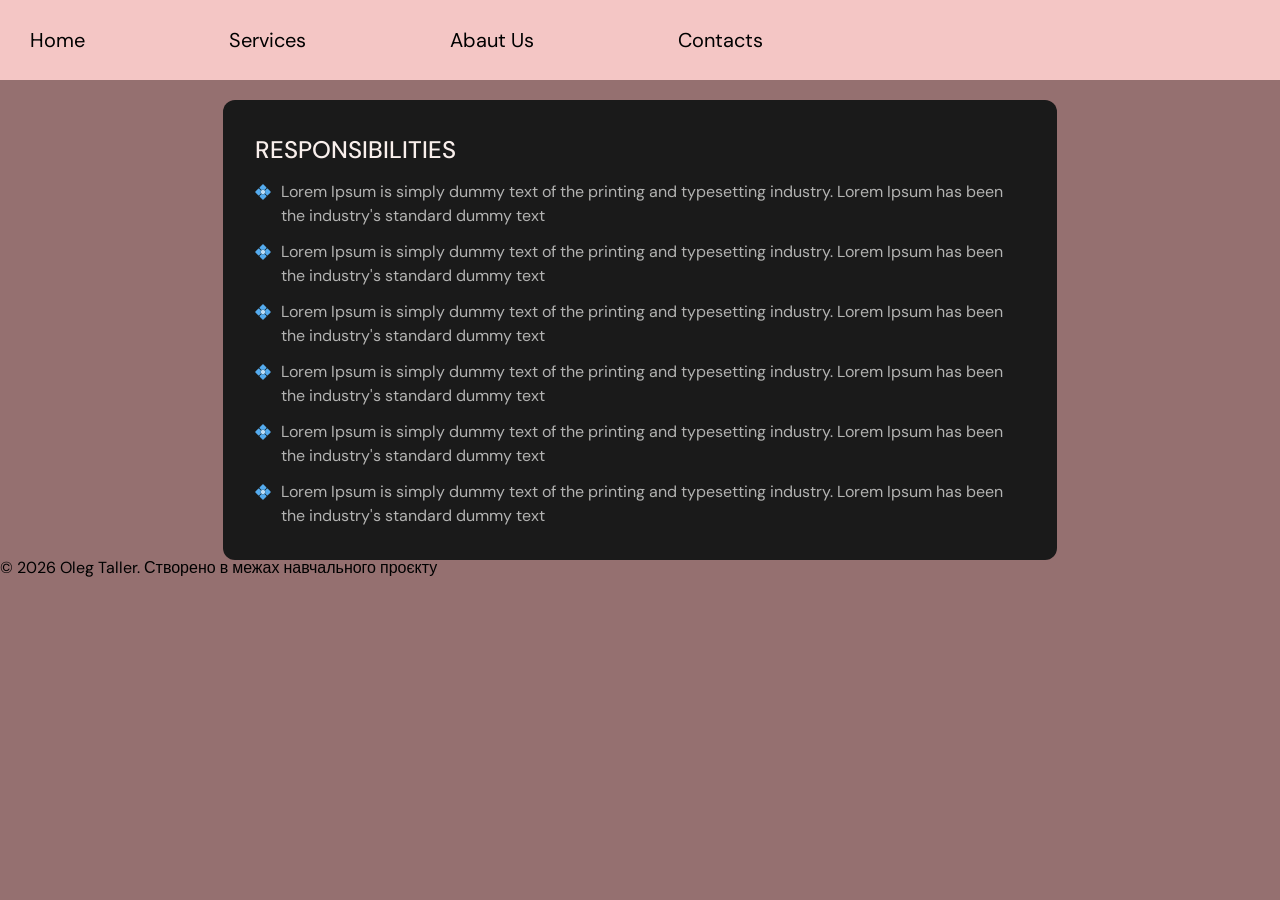
<file: lesson_10/index.html>
<!DOCTYPE html>
<html lang="en">

<head>
    <meta charset="UTF-8">
    <meta name="viewport" content="width=device-width, initial-scale=1.0">
    <link href="https://fonts.googleapis.com/css?family=Roboto+Flex:regular" rel="stylesheet">
    <link
        href="https://fonts.googleapis.com/css?family=Barlow:300,300italic,regular,italic,500,500italic,600,600italic,700,700italic,800,800italic,"
        rel="stylesheet">
    <link
        href="https://fonts.googleapis.com/css?family=Poppins:300,300italic,regular,italic,500,500italic,600,600italic,700,700italic,"
        rel="stylesheet">
    <link href="https://fonts.googleapis.com/css?family=DM+Sans:regular,700" rel="stylesheet">
    <link rel="stylesheet" href="css/fonts.css">
    <link rel="stylesheet" href="css/style.css">
    <link rel="stylesheet" href="css/reset.css">
    <title>lesson 10</title>
</head>

<body>
    <div class="wrapper">
        <header class="header">
            <div class="header__container">
                <div class="header__menu menu">
                    <ul class="menu__list">
                        <li class="menu__item">
                            <a href="#" class="menu__link">Home</a>
                        </li>
                        <li class="menu__item">
                            <a href="#" class="menu__link">Services</a>
                            <ul class="menu__submenu submenu">
                                <li class="submenu__item">
                                    <a href="#" class="submenu__link">search</a>
                                    <ul class="submenu__subitems">
                                        <li class="submenu__subitem">
                                            <a href="#" class="submenu__sublink">foto</a>
                                        </li>
                                        <li class="submenu__subitem">
                                            <a href="#" class="submenu__sublink">work</a>
                                        </li>
                                    </ul>
                                </li>
                                <li class="submenu__item">
                                    <a href="#" class="submenu__link">article</a>
                                </li>
       
                            </ul>
                        </li>
                        <li class="menu__item">
                            <a href="#" class="menu__link">Abaut Us</a>
                        </li>
                        <li class="menu__item">
                            <a href="#" class="menu__link">Contacts</a>
                        </li>
                    </ul>
                </div>
            </div>

        </header>
        <main class="page">
            <div class="catalyst">
                <div class="catalyst__container">
                    <div class="catalyst__item">
                        <h1 class="catalyst__title">Responsibilities</h1>
                        <ul class="catalyst__list">
                            <li>Lorem Ipsum is simply dummy text of the printing and typesetting industry. Lorem Ipsum
                                has been the industry's standard dummy text</li>
                            <li>Lorem Ipsum is simply dummy text of the printing and typesetting industry. Lorem Ipsum
                                has been the industry's standard dummy text</li>
                            <li>Lorem Ipsum is simply dummy text of the printing and typesetting industry. Lorem Ipsum
                                has been the industry's standard dummy text</li>
                            <li>Lorem Ipsum is simply dummy text of the printing and typesetting industry. Lorem Ipsum
                                has been the industry's standard dummy text</li>
                            <li>Lorem Ipsum is simply dummy text of the printing and typesetting industry. Lorem Ipsum
                                has been the industry's standard dummy text</li>
                            <li>Lorem Ipsum is simply dummy text of the printing and typesetting industry. Lorem Ipsum
                                has been the industry's standard dummy text</li>
                        </ul>
                    </div>
                </div>
            </div>

        </main>
    </div>
    <footer class="footer">
    <p>
        © 2026 Oleg Taller. Створено в межах навчального проєкту
    </p>
</footer>

</body>


</html>
</file>
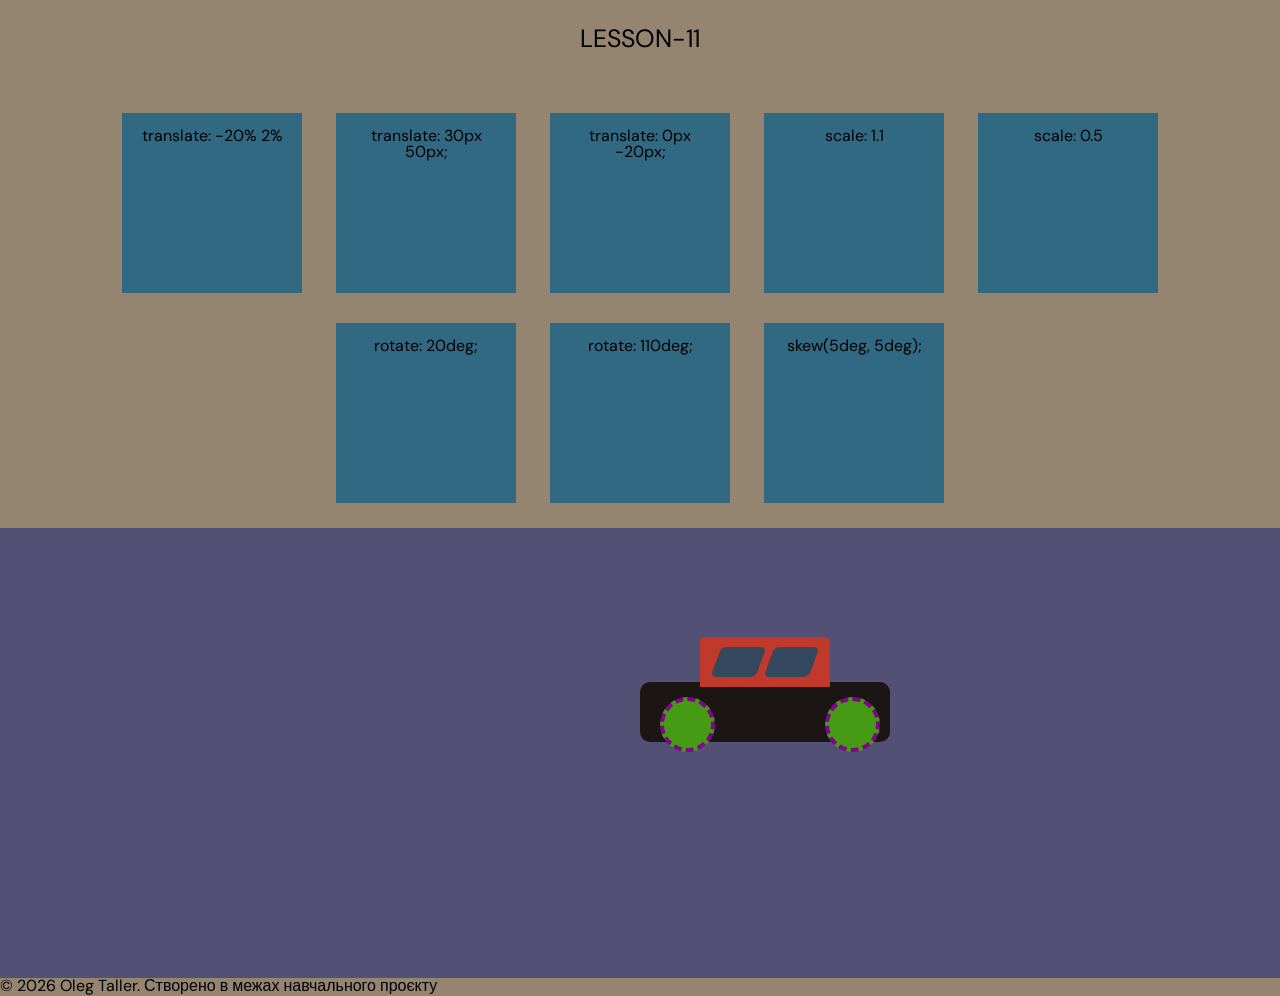
<file: lesson_11/index.html>
<!DOCTYPE html>
<html lang="en">

<head>
    <meta charset="UTF-8">
    <meta name="viewport" content="width=device-width, initial-scale=1.0">
    <link href="https://fonts.googleapis.com/css?family=Roboto+Flex:regular" rel="stylesheet">
    <link
        href="https://fonts.googleapis.com/css?family=Barlow:300,300italic,regular,italic,500,500italic,600,600italic,700,700italic,800,800italic,"
        rel="stylesheet">
    <link
        href="https://fonts.googleapis.com/css?family=Poppins:300,300italic,regular,italic,500,500italic,600,600italic,700,700italic,"
        rel="stylesheet">
    <link href="https://fonts.googleapis.com/css?family=DM+Sans:regular,700" rel="stylesheet">
    <link rel="stylesheet" href="css/fonts.css">
    <link rel="stylesheet" href="css/style.css">
    <link rel="stylesheet" href="css/reset.css">
    <title>lesson 11</title>
</head>
<body>
<header class="header">
    <div class="header__container">
        <h1 class="header__title">Lesson-11</h1>
    </div>
</header>
<main class="page">
    <div class="page__container">
        <ul class="page__content">
            <li class="page__item page__item--t1">
                <div class="page__box">translate: -20% 2%</div>
            </li>
            <li class="page__item page__item--t2">
                <div class="page__box">translate: 30px 50px;</div>
            </li>
            <li class="page__item page__item--t3"> 
                <div class="page__box">translate:  0px -20px;</div>
            </li>
            <li class="page__item page__item--s1"> 
                <div class="page__box">scale: 1.1</div>
            </li>
            <li class="page__item page__item--s2"> 
                <div class="page__box">scale: 0.5</div>
            </li>
            <li class="page__item page__item--r1">
                <div class="page__box">rotate: 20deg;</div>
            </li>
            <li class="page__item page__item--r2"> 
              <div class="page__box">rotate: 110deg;</div>  
            </li>
            <li class="page__item page__item--sk1"> 
                <div class="page__box">skew(5deg, 5deg);</div>  
            </li>
        </ul>
    </div>
    <div class="auto">
        <div class="auto__container">
<div class="car">
    <div class="car__body">
        <div class="car__cabin">
            <div class="car__window"></div>
            <div class="car__window"></div>

        </div>
        <div class="car__wheel car__wheel--left"></div>
        <div class="car__wheel car__wheel--right"></div>
    </div>
</div>
        </div>
    </div>
</main>

   
    <footer class="footer">
    <p>
        © 2026 Oleg Taller. Створено в межах навчального проєкту
    </p>
</footer>

</body>


</html>
</file>
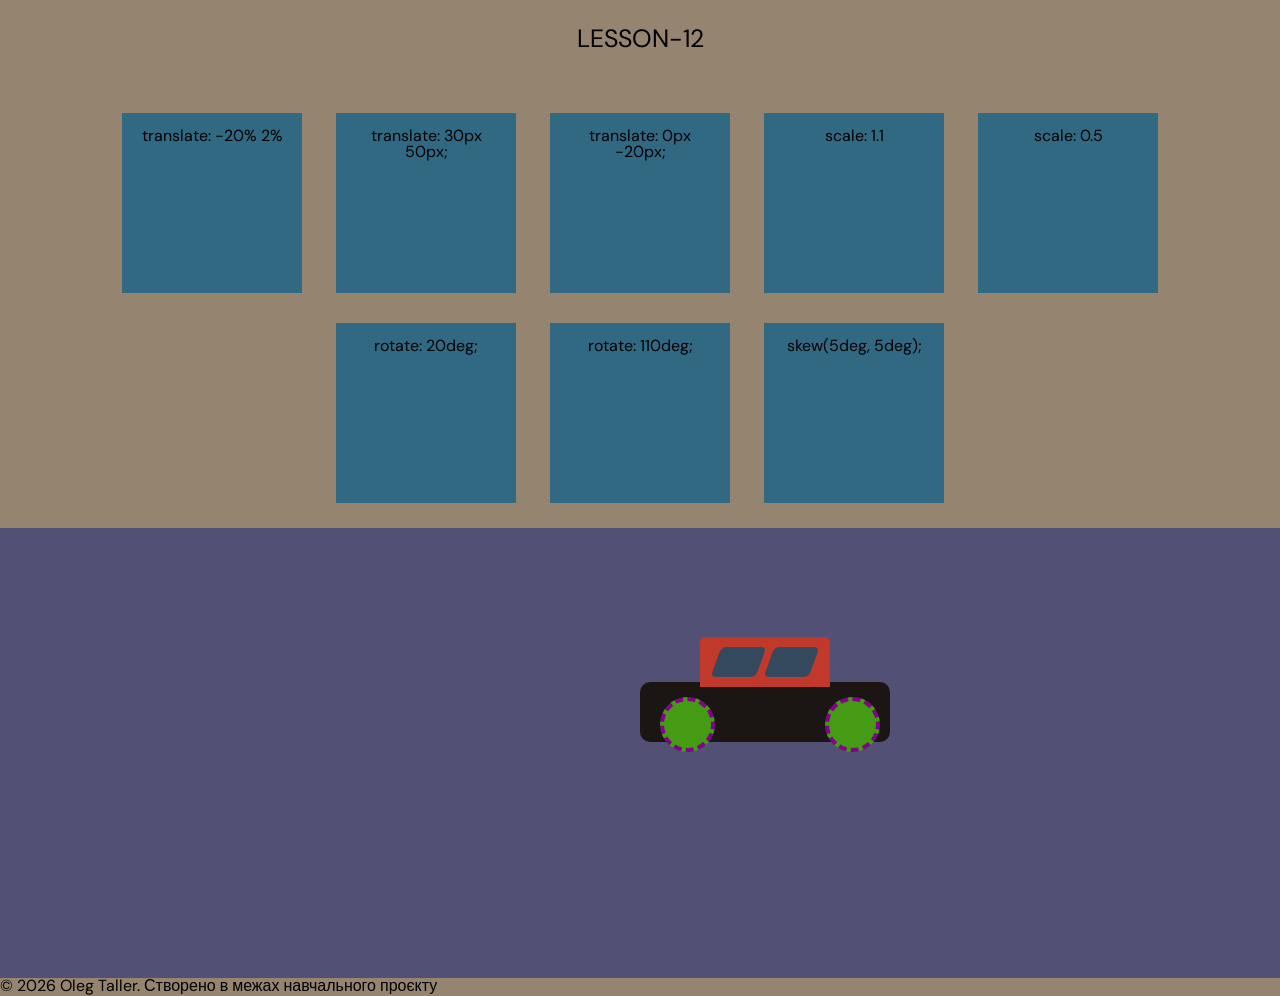
<file: Lesson_12/index.html>
<!DOCTYPE html>
<html lang="en">

<head>
    <meta charset="UTF-8">
    <meta name="viewport" content="width=device-width, initial-scale=1.0">
    <link href="https://fonts.googleapis.com/css?family=Roboto+Flex:regular" rel="stylesheet">
    <link
        href="https://fonts.googleapis.com/css?family=Barlow:300,300italic,regular,italic,500,500italic,600,600italic,700,700italic,800,800italic,"
        rel="stylesheet">
    <link
        href="https://fonts.googleapis.com/css?family=Poppins:300,300italic,regular,italic,500,500italic,600,600italic,700,700italic,"
        rel="stylesheet">
    <link href="https://fonts.googleapis.com/css?family=DM+Sans:regular,700" rel="stylesheet">
    <link rel="stylesheet" href="css/fonts.css">
    <link rel="stylesheet" href="css/style.css">
    <link rel="stylesheet" href="css/reset.css">
    <title>lesson 12</title>
</head>
<body>
<header class="header">
    <div class="header__container">
        <h1 class="header__title">Lesson-12</h1>
    </div>
</header>
<main class="page">
    <div class="page__container">
        <ul class="page__content">
            <li class="page__item page__item--t1">
                <div class="page__box">translate: -20% 2%</div>
            </li>
            <li class="page__item page__item--t2">
                <div class="page__box">translate: 30px 50px;</div>
            </li>
            <li class="page__item page__item--t3"> 
                <div class="page__box">translate:  0px -20px;</div>
            </li>
            <li class="page__item page__item--s1"> 
                <div class="page__box">scale: 1.1</div>
            </li>
            <li class="page__item page__item--s2"> 
                <div class="page__box">scale: 0.5</div>
            </li>
            <li class="page__item page__item--r1">
                <div class="page__box">rotate: 20deg;</div>
            </li>
            <li class="page__item page__item--r2"> 
              <div class="page__box">rotate: 110deg;</div>  
            </li>
            <li class="page__item page__item--sk1"> 
                <div class="page__box">skew(5deg, 5deg);</div>  
            </li>
        </ul>
    </div>
    <div class="auto">
        <div class="auto__container">
<div class="car">
    <div class="car__body">
        <div class="car__cabin">
            <div class="car__window"></div>
            <div class="car__window"></div>

        </div>
        <div class="car__wheel car__wheel--left"></div>
        <div class="car__wheel car__wheel--right"></div>
    </div>
</div>
        </div>
    </div>
</main>

   
    <footer class="footer">
    <p>
        © 2026 Oleg Taller. Створено в межах навчального проєкту
    </p>
</footer>

</body>


</html>
</file>
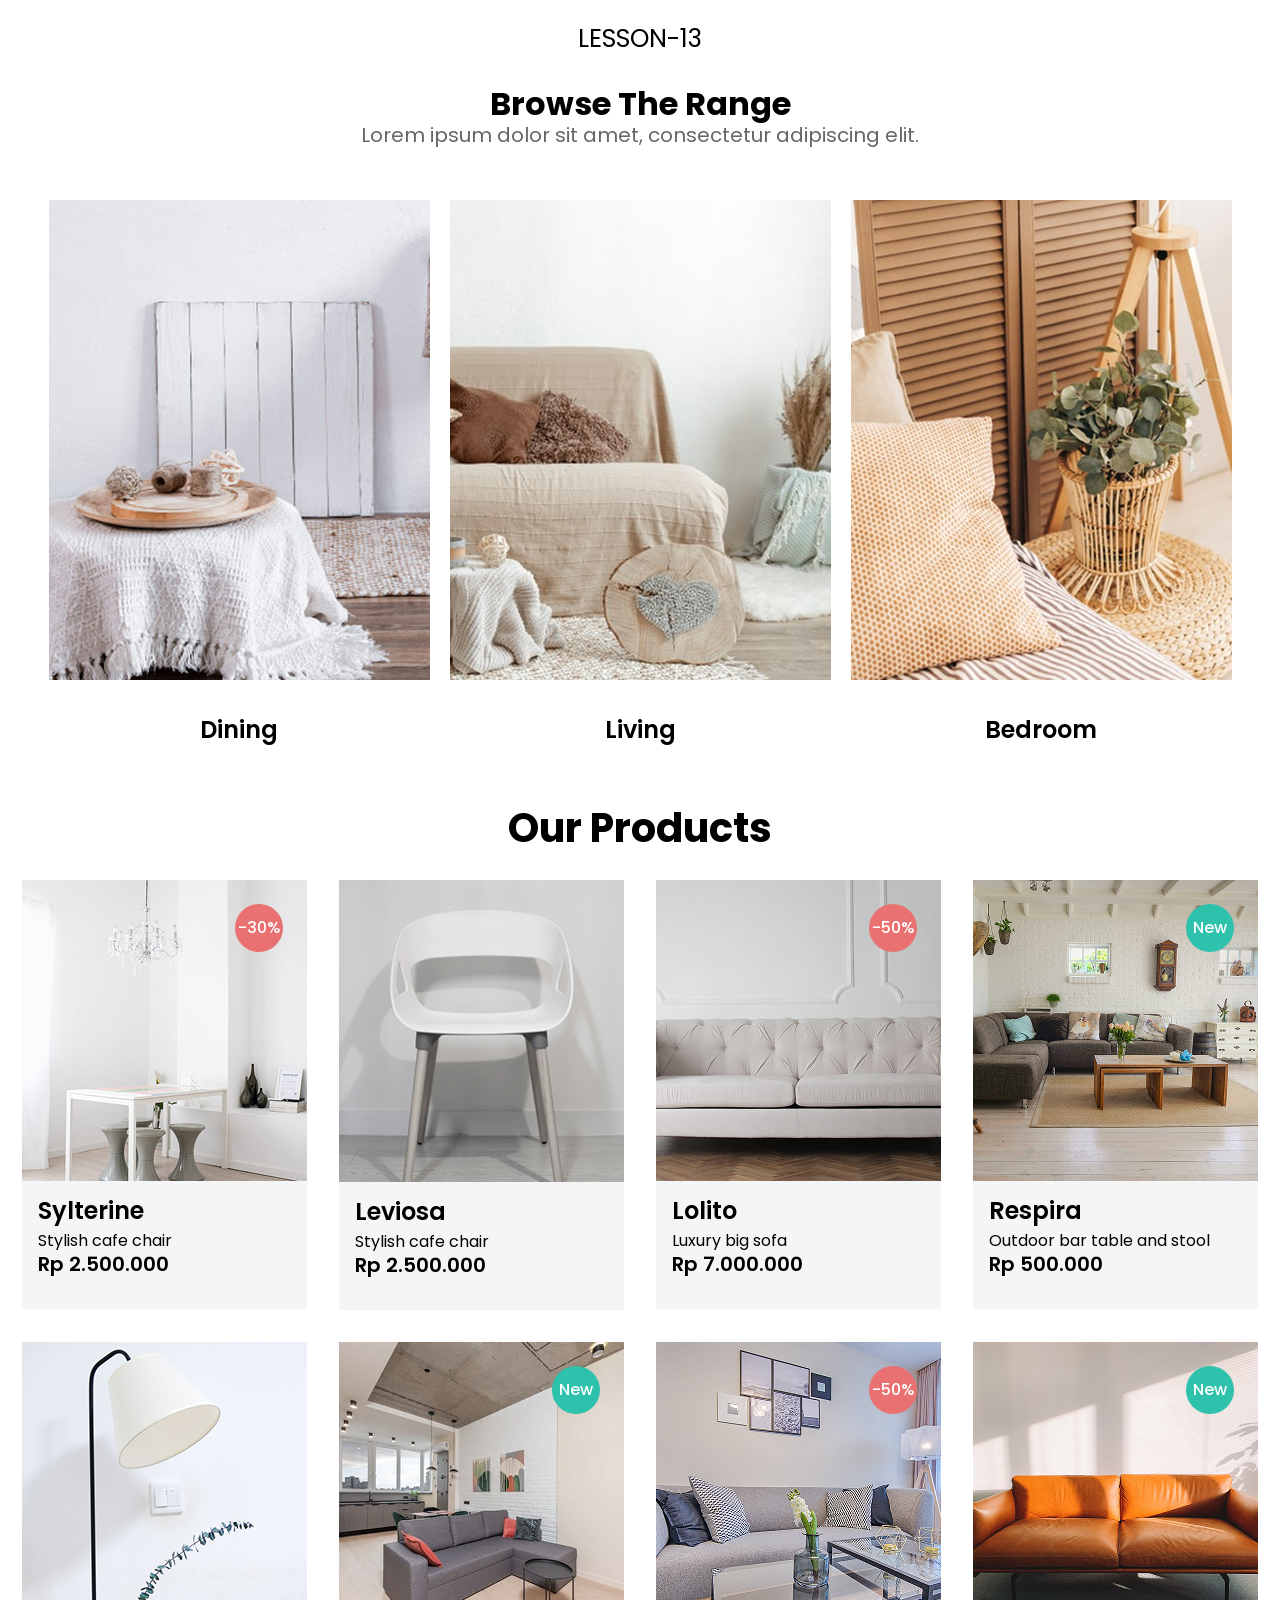
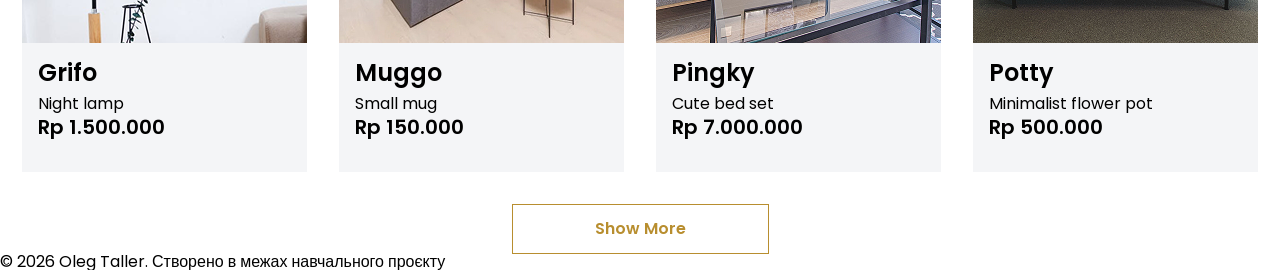
<file: lesson_13/index.html>
<!DOCTYPE html>
<html lang="en">

<head>
    <meta charset="UTF-8">
    <meta name="viewport" content="width=device-width, initial-scale=1.0">
    <link href="https://fonts.googleapis.com/css?family=Roboto+Flex:regular" rel="stylesheet">
    <link
        href="https://fonts.googleapis.com/css?family=Barlow:300,300italic,regular,italic,500,500italic,600,600italic,700,700italic,800,800italic,"
        rel="stylesheet">
    <link
        href="https://fonts.googleapis.com/css?family=Poppins:300,300italic,regular,italic,500,500italic,600,600italic,700,700italic,"
        rel="stylesheet">
    <link href="https://fonts.googleapis.com/css?family=DM+Sans:regular,700" rel="stylesheet">
    <link rel="stylesheet" href="css/fonts.css">
    <link rel="stylesheet" href="css/style.css">
    <link rel="stylesheet" href="css/reset.css">
    <title>lesson 13</title>
</head>

<body>
    <div class="wrapper">
        <header class="header">
            <div class="header__container">
                <h1 class="header__title">Lesson-13</h1>
            </div>
        </header>
        <main class="page">
            <div class="furniro-categories">
                <div class="furniro__browse-the-range browse-the-range">
                    <div class="browse-the-range__container">
                        <div class="browse-the-range__header">
                            <div class="browse-the-range__title">Browse The Range</div>
                            <p>Lorem ipsum dolor sit amet, consectetur adipiscing elit.</p>
                        </div>
                        <ul class="browse-the-range__items">
                            <li class="browse-the-range__item">
                                <a href="#" class="browse-the-range__link">
                                    <div class="browse-the-range__img">
                                        <img src="img/Dining.jpg" alt="dining">
                                    </div>
                                    <h2 class="browse-the-range__label">Dining</h2>
                                </a>
                            </li>
                            <li class="browse-the-range__item">
                                <a href="#" class="browse-the-range__link">
                                    <div class="browse-the-range__img">
                                        <img src="img/Livivng.jpg" alt="living">
                                    </div>
                                    <h2 class="browse-the-range__label">Living</h2>
                                </a>
                            </li>
                            <li class="browse-the-range__item">
                                <a href="#" class="browse-the-range__link">
                                    <div class="browse-the-range__img">
                                        <img src="img/Bedroom.jpg" alt="bedroom">
                                    </div>
                                    <h2 class="browse-the-range__label">Bedroom</h2>
                                </a>
                            </li>
                        </ul>
                    </div>
                </div>
            </div>

            <div class="furniro__products products ">
                <div class="products__container">
                    <h2 class="products__title">Our Products</h2>
                    <ul class="products__items">
                        <li class="products__card card">
                            <div class="card__label card__label--discount">-30%</div>
                            <div class="card__action action">
                                <div class="action__btn">
                                    <a href="#">Add to cart</a>
                                </div>
                                <div class="action__buttons">
                                    <a href="#" class="action__share">share</a>
                                    <a href="#" class="action__compare">compare</a>
                                    <a href="#" class="action__like">like</a>
                                </div>
                            </div>
                            <div class="card__img">
                                <img src="img/syltherine.jpg" alt="sylterine">
                            </div>
                            <div class="card__content">
                                <h3 class="card__title">Sylterine</h3>
                                <p class="card__description">Stylish cafe chair</p>
                                <div class="card__price">Rp 2.500.000</div>
                            </div>
                        </li>
                        <li class="products__card card">
                            
                            <div class="card__action action">
                                <div class="action__btn">
                                    <a href="#">Add to cart</a>
                                </div>
                                <div class="action__buttons">
                                    <a href="#" class="action__share">share</a>
                                    <a href="#" class="action__compare">compare</a>
                                    <a href="#" class="action__like">like</a>
                                </div>
                            </div>
                            <div class="card__img">
                                <img src="img/leviosa.png" alt="leviosa">
                            </div>
                            <div class="card__content">
                                <h3 class="card__title">Leviosa</h3>
                                <p class="card__description">Stylish cafe chair</p>
                                <div class="card__price">Rp 2.500.000</div>
                            </div>
                        </li>
                        <li class="products__card card">
                            <div class="card__label card__label--discount">-50%</div>
                            <div class="card__action action">
                                <div class="action__btn">
                                    <a href="#">Add to cart</a>
                                </div>
                                <div class="action__buttons">
                                    <a href="#" class="action__share">share</a>
                                    <a href="#" class="action__compare">compare</a>
                                    <a href="#" class="action__like">like</a>
                                </div>
                            </div>
                            <div class="card__img">
                                <img src="img/lolito.jpg" alt="lolito">
                            </div>
                            <div class="card__content">
                                <h3 class="card__title">Lolito</h3>
                                <p class="card__description">Luxury big sofa</p>
                                <div class="card__price">Rp 7.000.000</div>
                            </div>
                        </li>
                        <li class="products__card card">
                            <div class="card__label card__label--new">New</div>
                            <div class="card__action action">
                                <div class="action__btn">
                                    <a href="#">Add to cart</a>
                                </div>
                                <div class="action__buttons">
                                    <a href="#" class="action__share">share</a>
                                    <a href="#" class="action__compare">compare</a>
                                    <a href="#" class="action__like">like</a>
                                </div>
                            </div>
                            <div class="card__img">
                                <img src="img/repira.jpg" alt="respira">
                            </div>
                            <div class="card__content">
                                <h3 class="card__title">Respira</h3>
                                <p class="card__description">Outdoor bar table and stool</p>
                                <div class="card__price">Rp 500.000</div>
                            </div>
                        </li>
                        <li class="products__card card">
                            
                            <div class="card__action action">
                                <div class="action__btn">
                                    <a href="#">Add to cart</a>
                                </div>
                                <div class="action__buttons">
                                    <a href="#" class="action__share">share</a>
                                    <a href="#" class="action__compare">compare</a>
                                    <a href="#" class="action__like">like</a>
                                </div>
                            </div>
                            <div class="card__img">
                                <img src="img/grifo.png" alt="grifo">
                            </div>
                            <div class="card__content">
                                <h3 class="card__title">Grifo</h3>
                                <p class="card__description">Night lamp</p>
                                <div class="card__price">Rp 1.500.000</div>
                            </div>
                        </li>
                        <li class="products__card card">
                            <div class="card__label card__label--new">New</div>
                            <div class="card__action action">
                                <div class="action__btn">
                                    <a href="#">Add to cart</a>
                                </div>
                                <div class="action__buttons">
                                    <a href="#" class="action__share">share</a>
                                    <a href="#" class="action__compare">compare</a>
                                    <a href="#" class="action__like">like</a>
                                </div>
                            </div>
                            <div class="card__img">
                                <img src="img/muggo.jpg" alt="muggo">
                            </div>
                            <div class="card__content">
                                <h3 class="card__title">Muggo</h3>
                                <p class="card__description">Small mug</p>
                                <div class="card__price">Rp 150.000</div>
                            </div>
                        </li>
                        <li class="products__card card">
                            <div class="card__label card__label--discount">-50%</div>
                            <div class="card__action action">
                                <div class="action__btn">
                                    <a href="#">Add to cart</a>
                                </div>
                                <div class="action__buttons">
                                    <a href="#" class="action__share">share</a>
                                    <a href="#" class="action__compare">compare</a>
                                    <a href="#" class="action__like">like</a>
                                </div>
                            </div>
                            <div class="card__img">
                                <img src="img/pingky.jpg" alt="pingky">
                            </div>
                            <div class="card__content">
                                <h3 class="card__title">Pingky</h3>
                                <p class="card__description">Cute bed set</p>
                                <div class="card__price">Rp 7.000.000</div>
                            </div>
                        </li>
                        <li class="products__card card">
                            <div class="card__label card__label--new">New</div>
                            <div class="card__action action">
                                <div class="action__btn">
                                    <a href="#">Add to cart</a>
                                </div>
                                <div class="action__buttons">
                                    <a href="#" class="action__share">share</a>
                                    <a href="#" class="action__compare">compare</a>
                                    <a href="#" class="action__like">like</a>
                                </div>
                            </div>
                            <div class="card__img">
                                <img src="img/pootty.jpg" alt="potty">
                            </div>
                            <div class="card__content">
                                <h3 class="card__title">Potty</h3>
                                <p class="card__description">Minimalist flower pot</p>
                                <div class="card__price">Rp 500.000</div>
                            </div>
                        </li>
                    </ul>
                    <div class="products__button">
                        <a href="#">Show More</a>
                    </div>
                </div>
            </div>



        </main>


        <footer class="footer">
            <p>
                © 2026 Oleg Taller. Створено в межах навчального проєкту
            </p>
        </footer>
    </div>
</body>


</html>
</file>
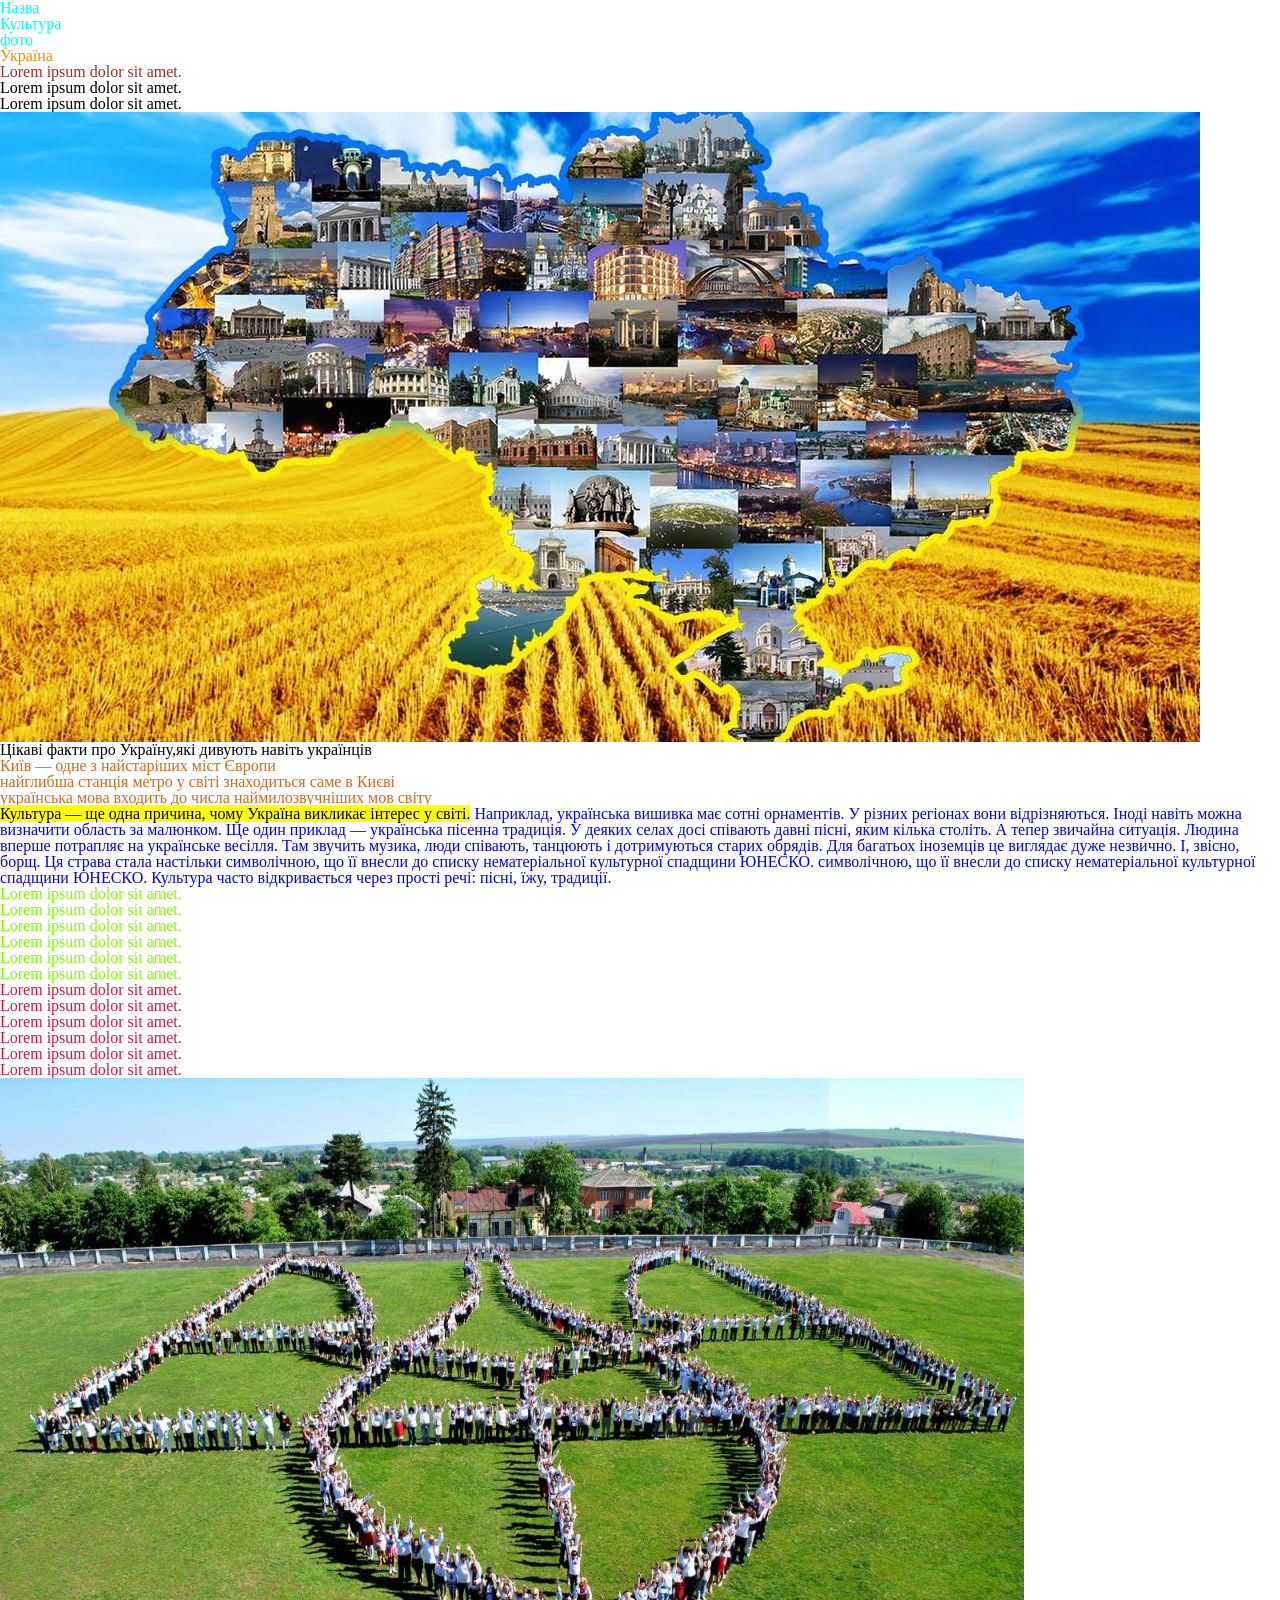
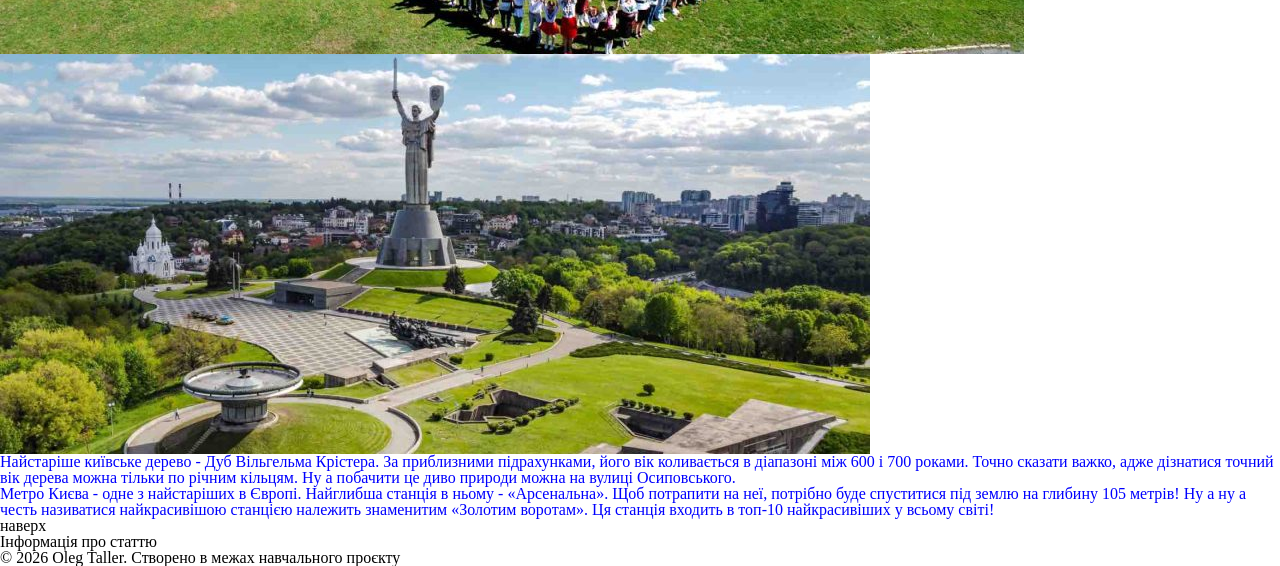
<file: lesson_3/index.html>
<!DOCTYPE html>
<html lang="en">

<head>
    <meta charset="UTF-8">
    <meta name="viewport" content="width=device-width, initial-scale=1.0">
     
    <link rel="stylesheet" href="css/style.css">
    <link rel="stylesheet" href="css/reset.css">
    <title>lesson 3</title>
</head>

<body>
    <header>
        <ul class="list">
            <li>Назва</li>
            <li>Культура</li>
            <li>фото</li>
        </ul>
    </header>
    <main>
        <h1 id="top">Україна</h1>
        <p>Lorem ipsum dolor sit amet.</p>
        <p>Lorem ipsum dolor sit amet.</p>
        <p>Lorem ipsum dolor sit amet.</p>
        <img src="img/ukraine.jpg" alt="Україна">
        <h2>Цікаві факти про Україну,які дивують навіть українців</h2>
        <ol>
            <li>Київ — одне з найстаріших міст Європи</li>
            <li>найглибша станція метро у світі знаходиться саме в Києві</li>
            <li>українська мова входить до числа наймилозвучніших мов світу</li>
        </ol>
        <p>
            <mark>Культура — ще одна причина, чому Україна викликає інтерес у світі.</mark> Наприклад, українська
            вишивка має сотні
            орнаментів. У різних регіонах вони відрізняються. Іноді навіть можна визначити область за малюнком. Ще один
            приклад — українська пісенна традиція. У деяких селах досі співають давні пісні, яким кілька століть. А
            тепер звичайна ситуація. Людина вперше потрапляє на українське весілля. Там звучить музика, люди співають,
            танцюють і дотримуються старих обрядів. Для багатьох іноземців це виглядає дуже незвично. І, звісно, борщ.
            Ця страва стала настільки символічною, що її внесли до списку нематеріальної культурної спадщини ЮНЕСКО.
            символічною, що її внесли до списку нематеріальної культурної спадщини ЮНЕСКО. Культура часто відкривається
            через прості речі: пісні, їжу, традиції.
        </p>
        <div class="item">
            <p>Lorem ipsum dolor sit amet.</p>
            <p>Lorem ipsum dolor sit amet.</p>
            <p>Lorem ipsum dolor sit amet.</p>
            </div>
            <div class="text">
                <p>Lorem ipsum dolor sit amet.</p>
                <p>Lorem ipsum dolor sit amet.</p>
                <p>Lorem ipsum dolor sit amet.</p>
            </div>
            <div class="content">
                <p>Lorem ipsum dolor sit amet.</p>
                <p>Lorem ipsum dolor sit amet.</p>
                <p>Lorem ipsum dolor sit amet.</p>
            </div>
            <div class="cont">
                <p>Lorem ipsum dolor sit amet.</p>
                <p>Lorem ipsum dolor sit amet.</p>
                <p>Lorem ipsum dolor sit amet.</p>
            </div>
        
        <div class="gallery">
            <img src="img/ukr1.jpg" alt="picture">
            <img src="img/ukr2.jpg" alt="picture">
        </div>
        <p class="wood">
            Найстаріше київське дерево - Дуб Вільгельма Крістера. За приблизними підрахунками, його вік коливається в
            діапазоні між 600 і 700 роками. Точно сказати важко, адже дізнатися точний вік дерева можна тільки по річним
            кільцям. Ну а побачити це диво природи можна на вулиці Осиповського.
        </p>
        <p class="subway">
            Метро Києва - одне з найстаріших в Європі. Найглибша станція в ньому - «Арсенальна». Щоб потрапити на неї,
            потрібно буде спуститися під землю на глибину 105 метрів! Ну а ну а честь називатися найкрасивішою станцією
            належить знаменитим «Золотим воротам». Ця станція входить в топ-10 найкрасивіших у всьому світі!
        </p>
        <a href="#top">наверх</a>
    </main>
    <footer>
        <h3>Інформація про статтю</h3>
        <p>© 2026 Oleg Taller. Створено в межах навчального проєкту</p>
    </footer>

</body>

</html>
</file>
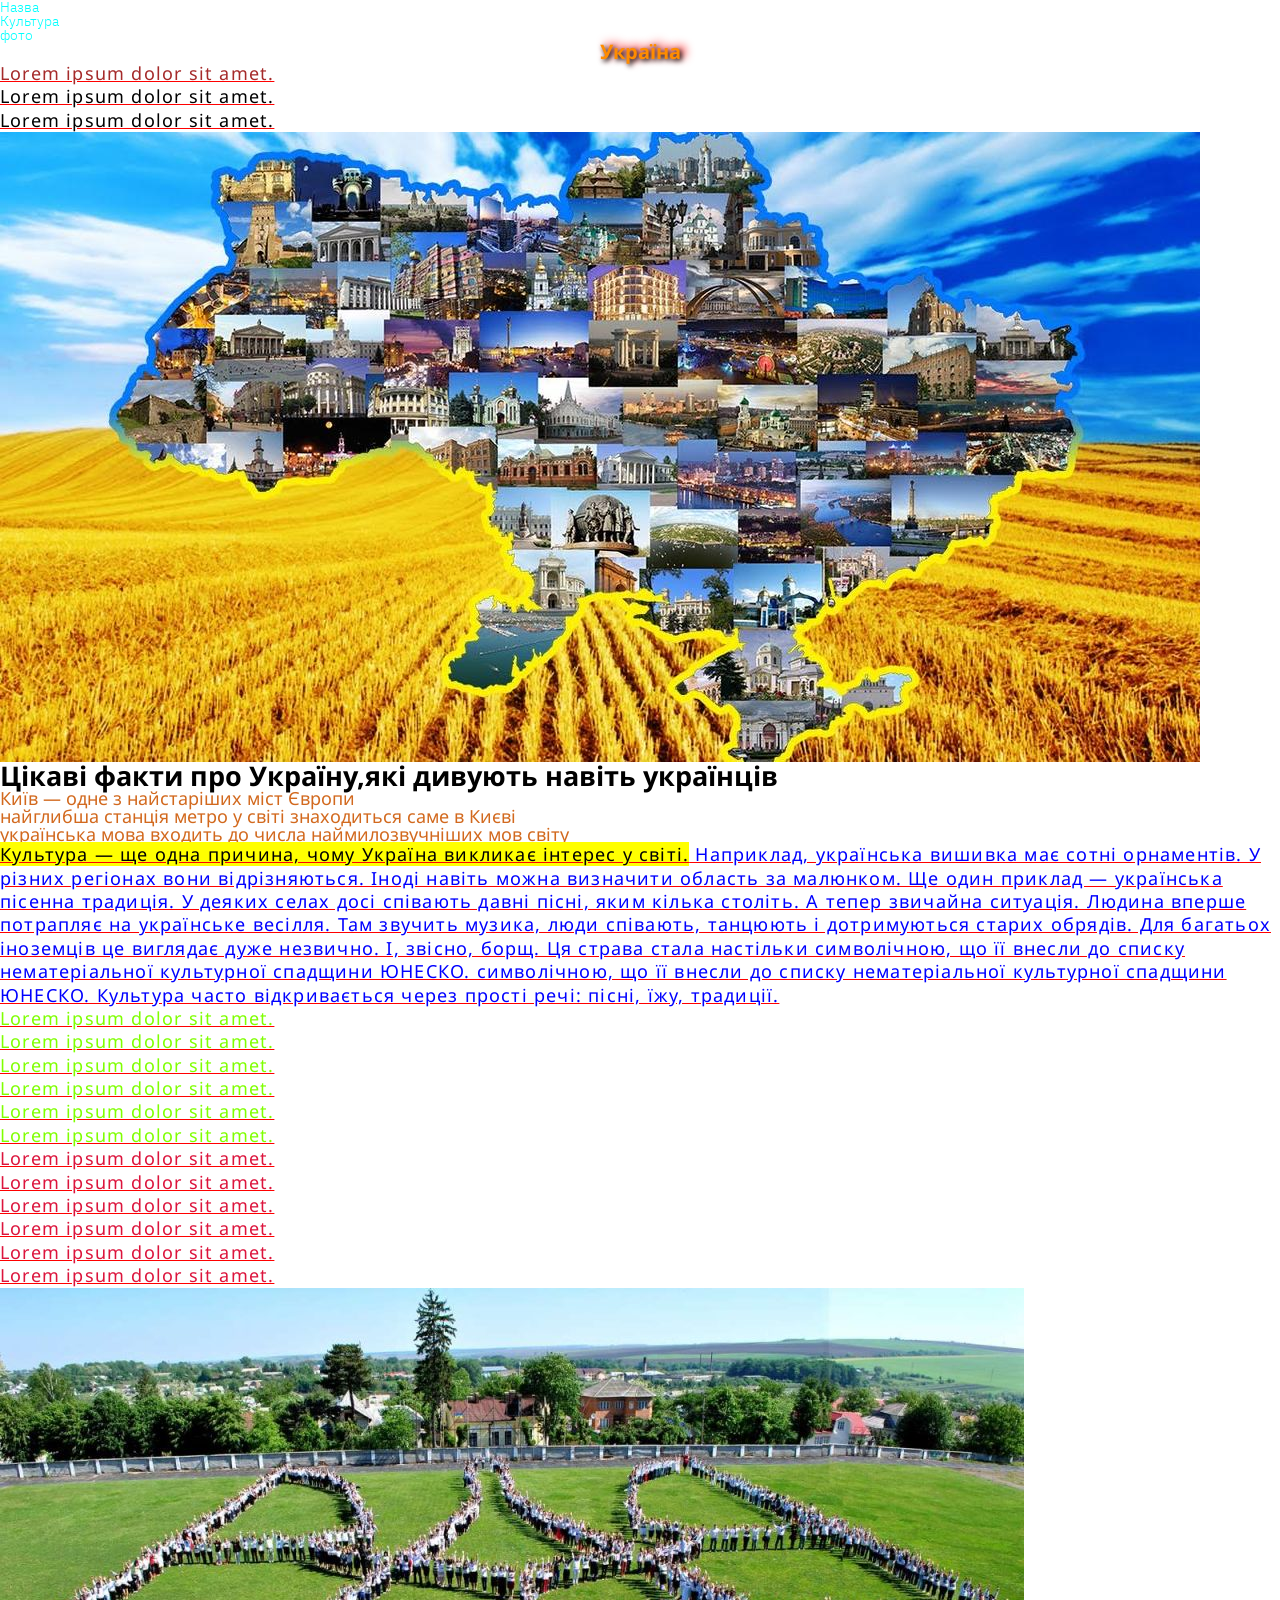
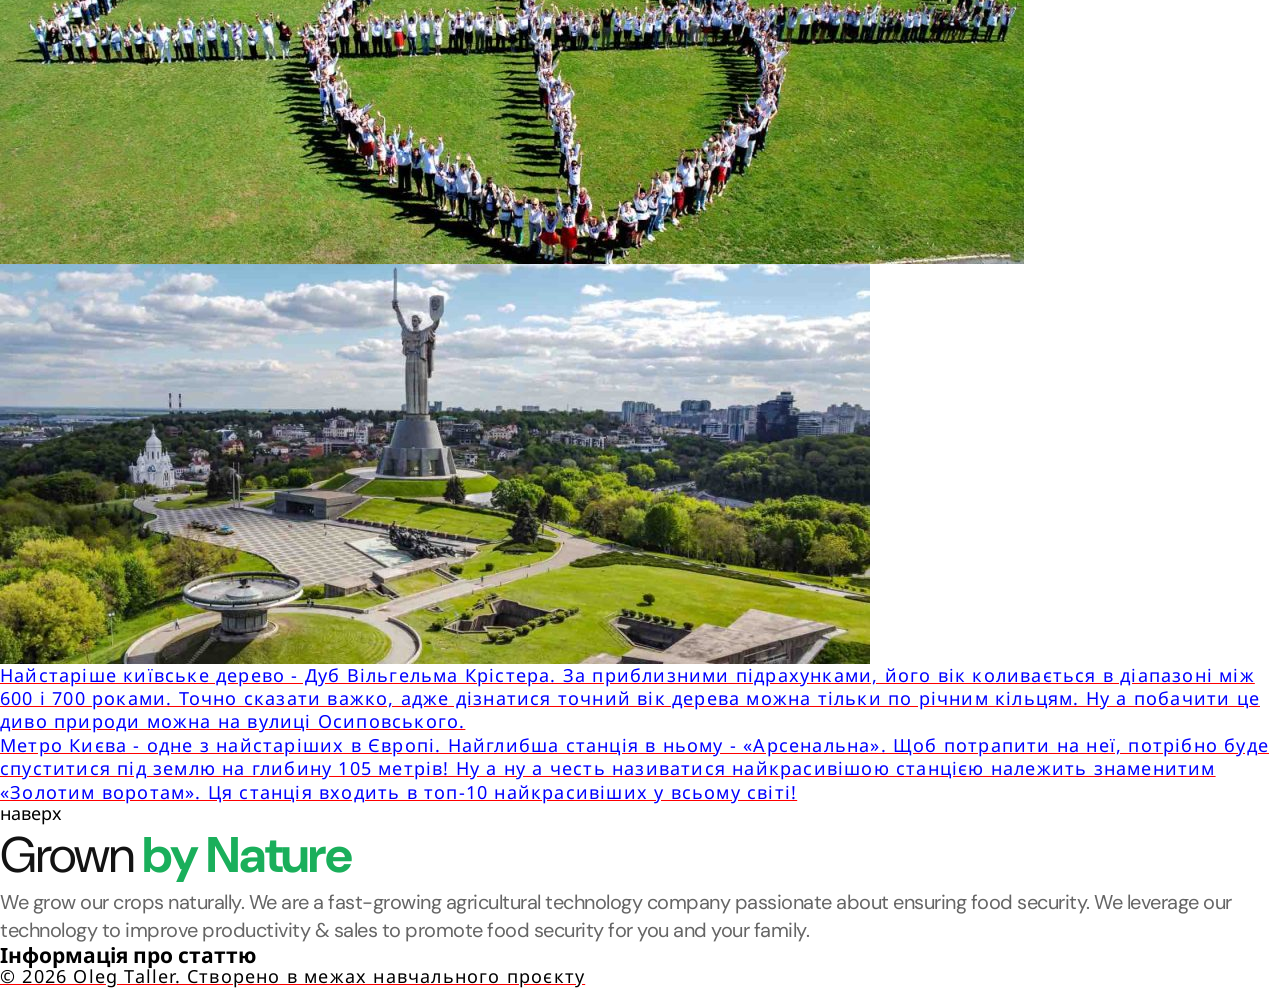
<file: lesson_4/index.html>
<!DOCTYPE html>
<html lang="uk">

<head>
    <meta charset="UTF-8">
    <meta name="viewport" content="width=device-width, initial-scale=1.0">
    <link href="https://fonts.googleapis.com/css?family=DM+Sans:regular,700" rel="stylesheet">
    <link rel="stylesheet" href="css/fonts.css">
    <link rel="stylesheet" href="css/style.css">
    <link rel="stylesheet" href="css/reset.css">
    <title>lesson 4</title>
</head>

<body>
    <header>
        <ul class="list">
            <li>Назва</li>
            <li>Культура</li>
            <li>фото</li>
        </ul>
    </header>
    <main>

        <h1 id="top">Україна</h1>
        <p>Lorem ipsum dolor sit amet.</p>
        <p>Lorem ipsum dolor sit amet.</p>
        <p>Lorem ipsum dolor sit amet.</p>
        <img src="img/ukraine.jpg" alt="Україна">
        <h2>Цікаві факти про Україну,які дивують навіть українців</h2>
        <ol>
            <li>Київ — одне з найстаріших міст Європи</li>
            <li>найглибша станція метро у світі знаходиться саме в Києві</li>
            <li>українська мова входить до числа наймилозвучніших мов світу</li>
        </ol>
        <p>
            <mark>Культура — ще одна причина, чому Україна викликає інтерес у світі.</mark> Наприклад, українська
            вишивка має сотні
            орнаментів. У різних регіонах вони відрізняються. Іноді навіть можна визначити область за малюнком. Ще один
            приклад — українська пісенна традиція. У деяких селах досі співають давні пісні, яким кілька століть. А
            тепер звичайна ситуація. Людина вперше потрапляє на українське весілля. Там звучить музика, люди співають,
            танцюють і дотримуються старих обрядів. Для багатьох іноземців це виглядає дуже незвично. І, звісно, борщ.
            Ця страва стала настільки символічною, що її внесли до списку нематеріальної культурної спадщини ЮНЕСКО.
            символічною, що її внесли до списку нематеріальної культурної спадщини ЮНЕСКО. Культура часто відкривається
            через прості речі: пісні, їжу, традиції.
        </p>
        <div class="item">
            <p>Lorem ipsum dolor sit amet.</p>
            <p>Lorem ipsum dolor sit amet.</p>
            <p>Lorem ipsum dolor sit amet.</p>
        </div>
        <div class="text">
            <p>Lorem ipsum dolor sit amet.</p>
            <p>Lorem ipsum dolor sit amet.</p>
            <p>Lorem ipsum dolor sit amet.</p>
        </div>
        <div class="content">
            <p>Lorem ipsum dolor sit amet.</p>
            <p>Lorem ipsum dolor sit amet.</p>
            <p>Lorem ipsum dolor sit amet.</p>
        </div>
        <div class="cont">
            <p>Lorem ipsum dolor sit amet.</p>
            <p>Lorem ipsum dolor sit amet.</p>
            <p>Lorem ipsum dolor sit amet.</p>
        </div>

        <div class="gallery">
            <img src="img/ukr1.jpg" alt="picture">
            <img src="img/ukr2.jpg" alt="picture">
        </div>
        <p class="wood">
            Найстаріше київське дерево - Дуб Вільгельма Крістера. За приблизними підрахунками, його вік коливається в
            діапазоні між 600 і 700 роками. Точно сказати важко, адже дізнатися точний вік дерева можна тільки по річним
            кільцям. Ну а побачити це диво природи можна на вулиці Осиповського.
        </p>
        <p class="subway">
            Метро Києва - одне з найстаріших в Європі. Найглибша станція в ньому - «Арсенальна». Щоб потрапити на неї,
            потрібно буде спуститися під землю на глибину 105 метрів! Ну а ну а честь називатися найкрасивішою станцією
            належить знаменитим «Золотим воротам». Ця станція входить в топ-10 найкрасивіших у всьому світі!
        </p>
        <a href="#top">наверх</a>
                                           <!-- Grown by Nature -->
       <h2 class="grown">Grown <span>by Nature</span></h2>
        <p class="nature">
            We grow our crops naturally. We are a fast-growing agricultural technology company passionate about ensuring
            food security. We leverage our technology to improve productivity & sales to promote food security for you
            and your family.
        </p>
    </main>
    <footer>
        <h3>Інформація про статтю</h3>
        <p>© 2026 Oleg Taller. Створено в межах навчального проєкту</p>
    </footer>

</body>

</html>
</file>
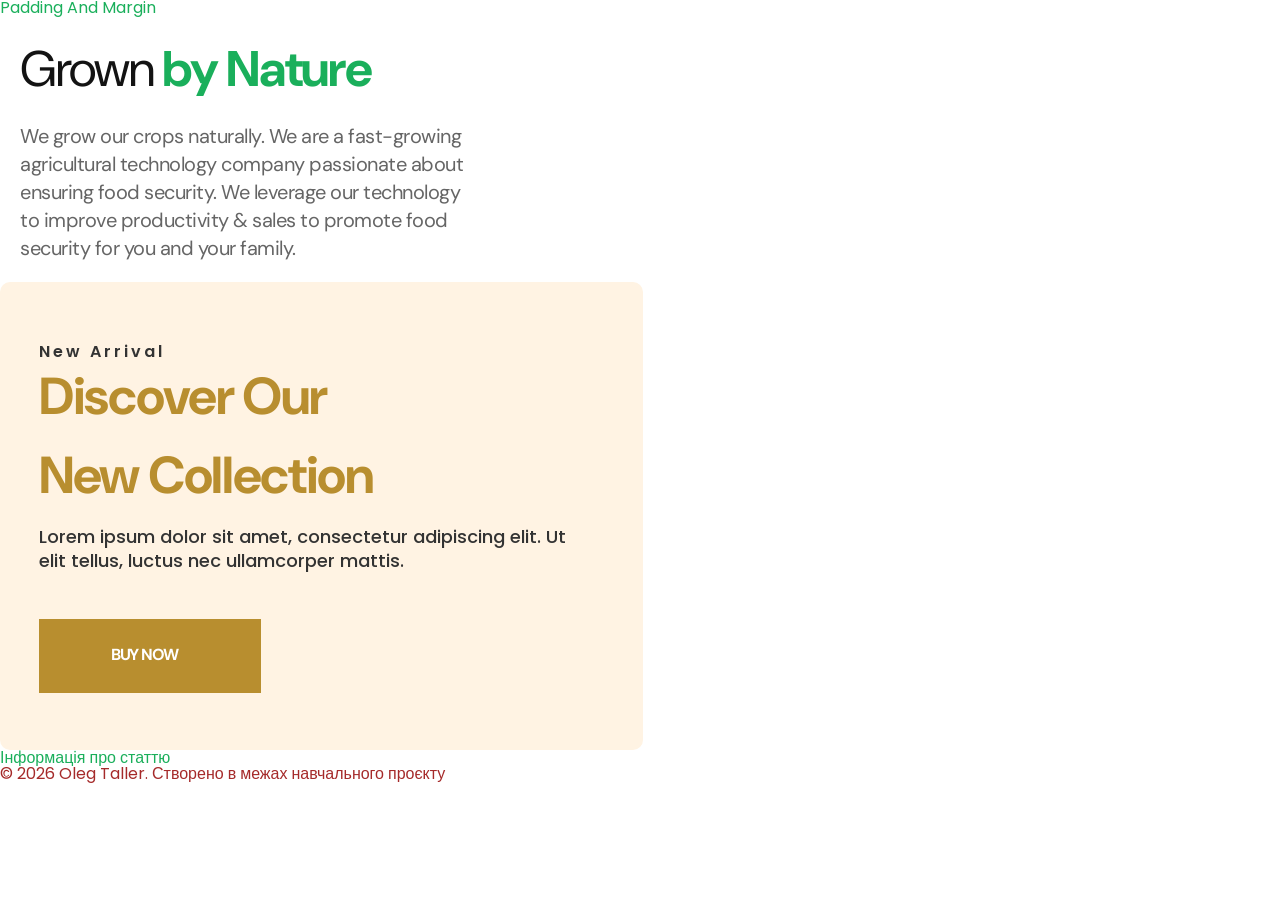
<file: lesson_5/index.html>
<!DOCTYPE html>
<html lang="en">

<head>
    <meta charset="UTF-8">
    <meta name="viewport" content="width=device-width, initial-scale=1.0">
<link href="https://fonts.googleapis.com/css?family=Poppins:300,300italic,regular,italic,500,500italic,600,600italic,700,700italic," rel="stylesheet" >
    <link href="https://fonts.googleapis.com/css?family=DM+Sans:regular,700" rel="stylesheet">
    <link rel="stylesheet" href="css/fonts.css">
    <link rel="stylesheet" href="css/style.css">
    <link rel="stylesheet" href="css/reset.css">
    <title>lesson 5</title>
</head>

<body>
    <header>
        <h2>Padding And Margin</h2>
    </header>
    <main>



        <!-- Grown by Nature -->

        <div class="GrownbyNature">
            <h2 class="grown">Grown <span>by Nature</span></h2>
            <p class="nature">
                We grow our crops naturally. We are a fast-growing agricultural technology company passionate about
                ensuring
                food security. We leverage our technology to improve productivity & sales to promote food security for
                you
                and your family.
            </p>
        </div>

        <!-- Discover Our New Collection -->
        <div class="container">
            <div class="wrapper">
                <p class="newarrival">New Arrival</p>
               <div class="name">
                    <span class="discover">Discover Our </span>
                    <span class="collection">New Collection</span>
                </div>
               
                <p class="text">Lorem ipsum dolor sit amet, consectetur adipiscing elit. Ut elit tellus, luctus nec ullamcorper mattis.</p>
                    <div class="buynow">
                        <span class="buy">BUY Now</span>
                    </div>

            </div>
        </div>

    </main>
    <footer>
        <h2>Інформація про статтю</h2>
        <p>
            © 2026 Oleg Taller. Створено в межах навчального проєкту
        </p>

    </footer>

</body>

</html>
</file>
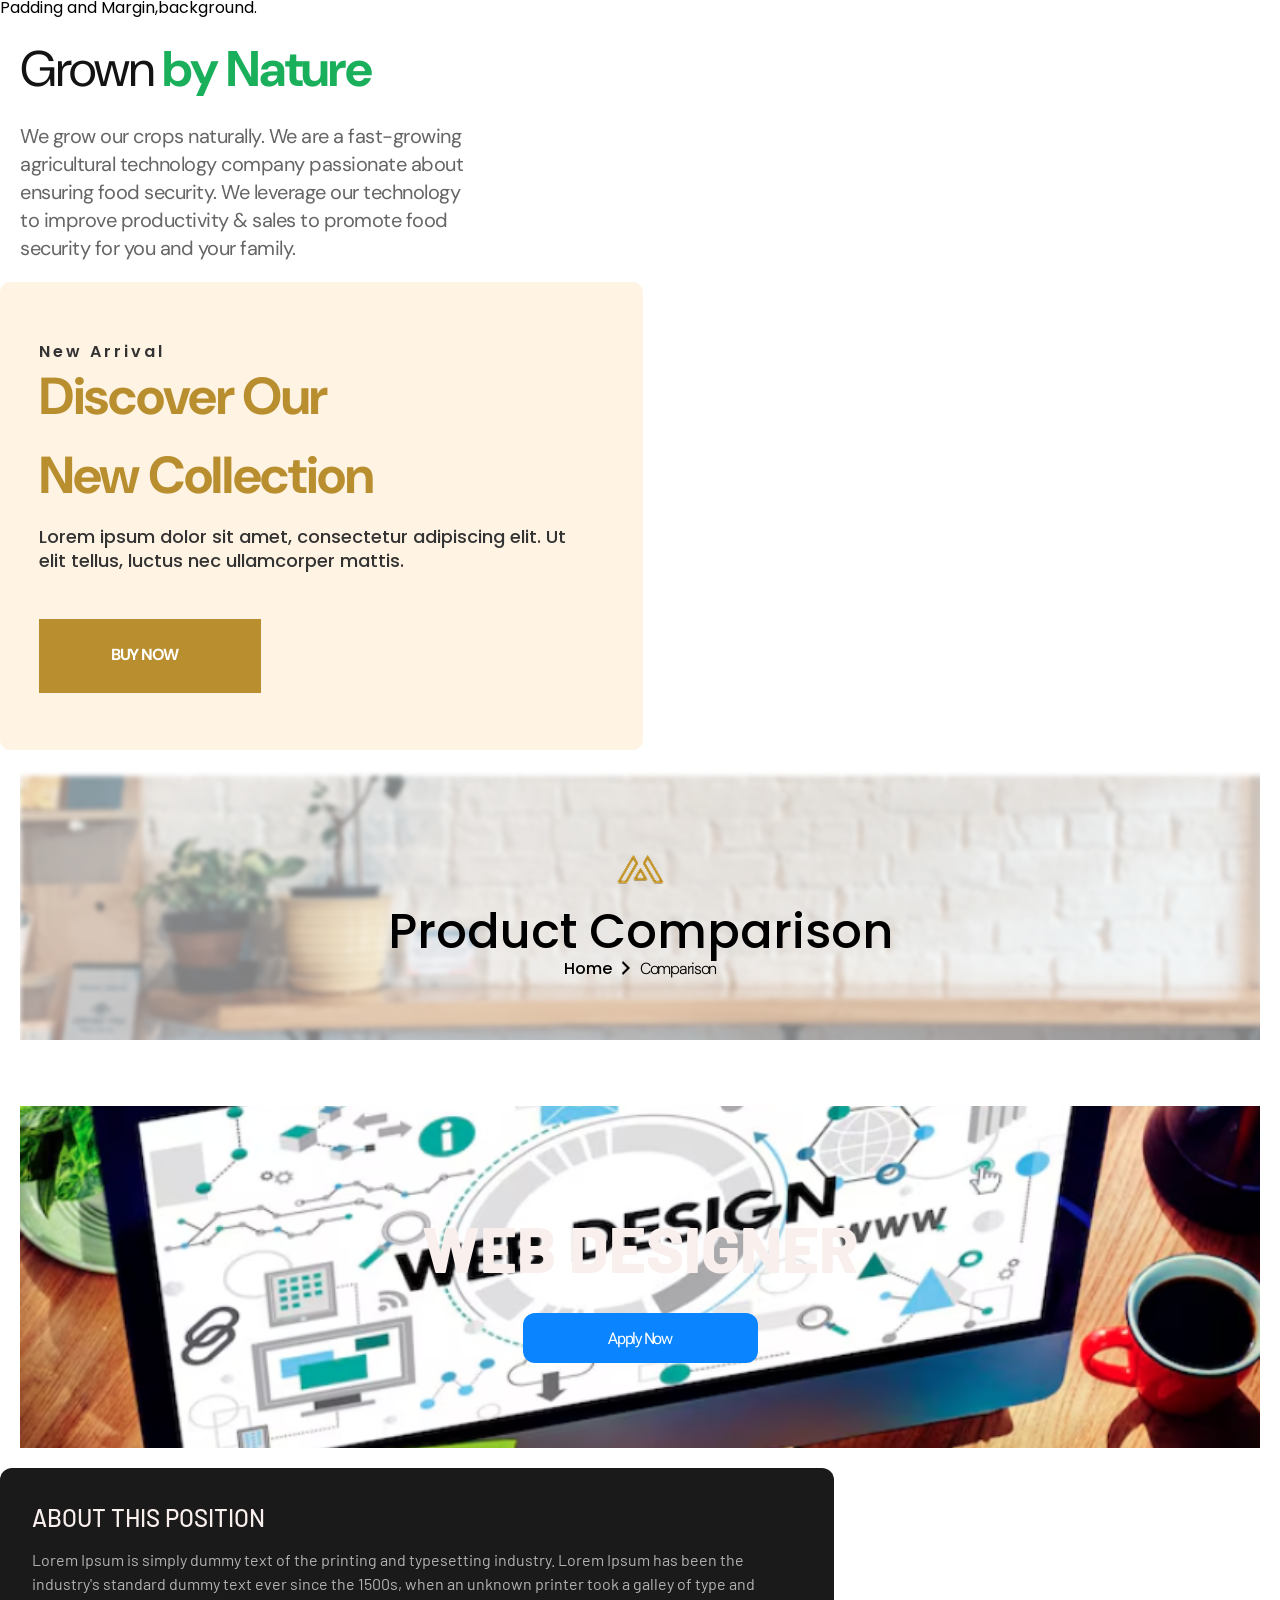
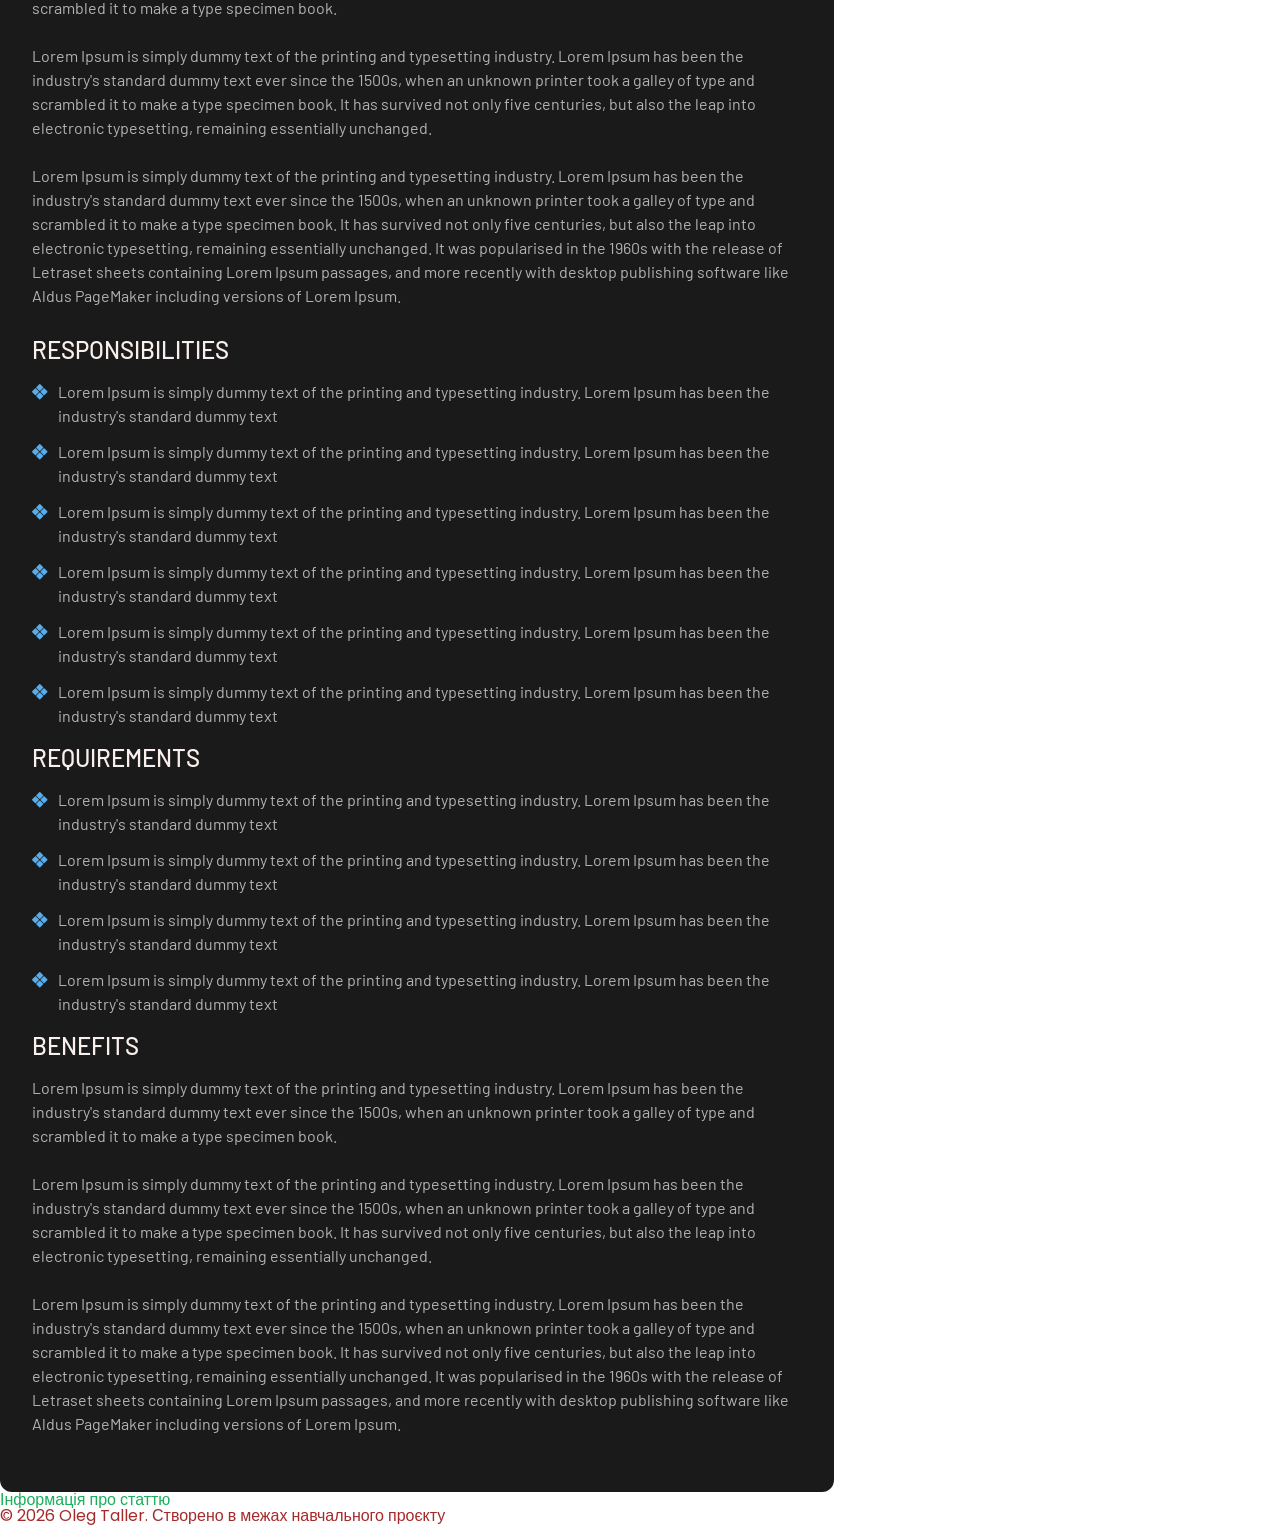
<file: lesson_6/index.html>
<!DOCTYPE html>
<html lang="en">

<head>
    <meta charset="UTF-8">
    <meta name="viewport" content="width=device-width, initial-scale=1.0">
    <link href="https://fonts.googleapis.com/css?family=Roboto+Flex:regular" rel="stylesheet">
    <link
        href="https://fonts.googleapis.com/css?family=Barlow:300,300italic,regular,italic,500,500italic,600,600italic,700,700italic,800,800italic,"
        rel="stylesheet">
    <link
        href="https://fonts.googleapis.com/css?family=Poppins:300,300italic,regular,italic,500,500italic,600,600italic,700,700italic,"
        rel="stylesheet">
    <link href="https://fonts.googleapis.com/css?family=DM+Sans:regular,700" rel="stylesheet">
    <link rel="stylesheet" href="css/fonts.css">
    <link rel="stylesheet" href="css/style.css">
    <link rel="stylesheet" href="css/reset.css">
    <title>lesson 6</title>
</head>

<body>
    <header>
        <h1>Padding and Margin,background.

        </h1>
    </header>
    <main>



        <!-- Grown by Nature -->

        <div class="GrownbyNature">
            <h2 class="grown">Grown <span>by Nature</span></h2>
            <p class="nature">
                We grow our crops naturally. We are a fast-growing agricultural technology company passionate about
                ensuring
                food security. We leverage our technology to improve productivity & sales to promote food security for
                you
                and your family.
            </p>
        </div>

        <!-- Discover Our New Collection -->
        <div class="container">
            <div class="wrapper">
                <p class="newarrival">New Arrival</p>
                <div class="name">
                    <span class="discover">Discover Our </span>
                    <span class="collection">New Collection</span>
                </div>

                <p class="text">Lorem ipsum dolor sit amet, consectetur adipiscing elit. Ut elit tellus, luctus nec
                    ullamcorper mattis.</p>
                <div class="buynow">
                    <span class="buy">BUY Now</span>
                </div>

            </div>
        </div>

        <!-- lesson_6  -->


        <div class="furniro">
            <div class="furniro__info">
                <img class="logo" src="img/logo.png" alt="logo">
                <h2 class="product">Product Comparison</h2>
                <div class="home__comparison">Home
                    <img src="img/icons_arrow.png" alt="arrow">
                    <span class="home__comparison-small">Comparison</span>

                </div>

            </div>
        </div>


        <div class="webdesigner__container">
            <div class="webdesigner__title">
                <h2 class="webdesigner__name">Web Designer</h2>
                <span class="webdesigner__button">Apply Now</span>
            </div>
        </div>

        <div class="catalyst">
            <h3 class="catalyst__title">About this position</h3>
            <div class="catalyst__text">
                <p>Lorem Ipsum is simply dummy text of the printing and typesetting industry. Lorem Ipsum has been the
                    industry's standard dummy text ever since the 1500s, when an unknown printer took a galley of type
                    and scrambled it to make a type specimen book.
                </p>
                <p>Lorem Ipsum is simply dummy text of the printing and typesetting industry. Lorem Ipsum has been the
                    industry's standard dummy text ever since the 1500s, when an unknown printer took a galley of type
                    and scrambled it to make a type specimen book. It has survived not only five centuries, but also the
                    leap into electronic typesetting, remaining essentially unchanged.

                </p>
                <p>Lorem Ipsum is simply dummy text of the printing and typesetting industry. Lorem Ipsum has been the
                    industry's standard dummy text ever since the 1500s, when an unknown printer took a galley of type
                    and scrambled it to make a type specimen book. It has survived not only five centuries, but also the
                    leap into electronic typesetting, remaining essentially unchanged. It was popularised in the 1960s
                    with the release of Letraset sheets containing Lorem Ipsum passages, and more recently with desktop
                    publishing software like Aldus PageMaker including versions of Lorem Ipsum.</p>
            </div>
            <h3 class="catalyst__title">Responsibilities</h3>
            <div class="catalyst__text">
                <ul class="catalyst__list">
                    <li>Lorem Ipsum is simply dummy text of the printing and typesetting industry. Lorem Ipsum has been
                        the industry's standard dummy text</li>
                    <li>Lorem Ipsum is simply dummy text of the printing and typesetting industry. Lorem Ipsum has been
                        the industry's standard dummy text</li>
                    <li>Lorem Ipsum is simply dummy text of the printing and typesetting industry. Lorem Ipsum has been
                        the industry's standard dummy text</li>
                    <li>Lorem Ipsum is simply dummy text of the printing and typesetting industry. Lorem Ipsum has been
                        the industry's standard dummy text</li>
                    <li>Lorem Ipsum is simply dummy text of the printing and typesetting industry. Lorem Ipsum has been
                        the industry's standard dummy text</li>
                    <li>Lorem Ipsum is simply dummy text of the printing and typesetting industry. Lorem Ipsum has been
                        the industry's standard dummy text</li>

                </ul>
            </div>
            <h3 class="catalyst__title">Requirements</h3>
            <div class="catalyst__text">
                <ul class="catalyst__list">
                    <li>Lorem Ipsum is simply dummy text of the printing and typesetting industry. Lorem Ipsum has been
                        the industry's standard dummy text</li>
                    <li>Lorem Ipsum is simply dummy text of the printing and typesetting industry. Lorem Ipsum has been
                        the industry's standard dummy text</li>
                    <li>Lorem Ipsum is simply dummy text of the printing and typesetting industry. Lorem Ipsum has been
                        the industry's standard dummy text</li>
                    <li>Lorem Ipsum is simply dummy text of the printing and typesetting industry. Lorem Ipsum has been
                        the industry's standard dummy text</li>
                </ul>
            </div>
            <h3 class="catalyst__title">Benefits</h3>
            <div class="catalyst__text">
                <p>Lorem Ipsum is simply dummy text of the printing and typesetting industry. Lorem Ipsum has been the
                    industry's standard dummy text ever since the 1500s, when an unknown printer took a galley of type
                    and scrambled it to make a type specimen book.
                </p>
                <p>Lorem Ipsum is simply dummy text of the printing and typesetting industry. Lorem Ipsum has been the
                    industry's standard dummy text ever since the 1500s, when an unknown printer took a galley of type
                    and scrambled it to make a type specimen book. It has survived not only five centuries, but also the
                    leap into electronic typesetting, remaining essentially unchanged.
                </p>
                <p>  Lorem Ipsum is simply dummy text of the printing and typesetting industry. Lorem Ipsum has been the
                    industry's standard dummy text ever since the 1500s, when an unknown printer took a galley of type
                    and scrambled it to make a type specimen book. It has survived not only five centuries, but also the
                    leap into electronic typesetting, remaining essentially unchanged. It was popularised in the 1960s
                    with the release of Letraset sheets containing Lorem Ipsum passages, and more recently with desktop
                    publishing software like Aldus PageMaker including versions of Lorem Ipsum.
                    </p>
            </div>
        </div>
    </main>
    <footer>
        <h2>Інформація про статтю</h2>
        <p>
            © 2026 Oleg Taller. Створено в межах навчального проєкту
        </p>

    </footer>

</body>

</html>
</file>
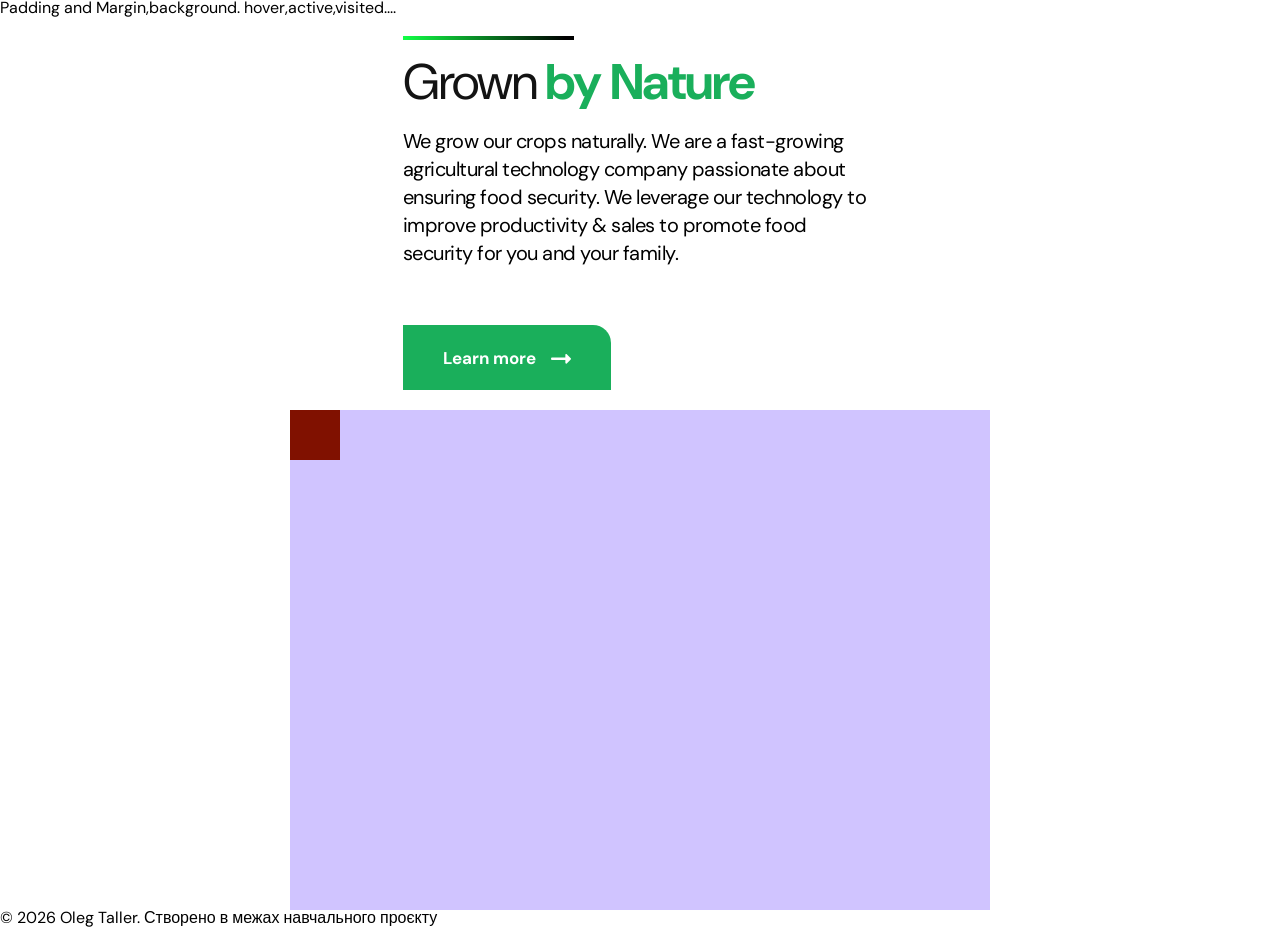
<file: lesson_7/index.html>
<!DOCTYPE html>
<html lang="en">

<head>
    <meta charset="UTF-8">
    <meta name="viewport" content="width=device-width, initial-scale=1.0">
    <link href="https://fonts.googleapis.com/css?family=Roboto+Flex:regular" rel="stylesheet">
    <link
        href="https://fonts.googleapis.com/css?family=Barlow:300,300italic,regular,italic,500,500italic,600,600italic,700,700italic,800,800italic,"
        rel="stylesheet">
    <link
        href="https://fonts.googleapis.com/css?family=Poppins:300,300italic,regular,italic,500,500italic,600,600italic,700,700italic,"
        rel="stylesheet">
    <link href="https://fonts.googleapis.com/css?family=DM+Sans:regular,700" rel="stylesheet">
    <link rel="stylesheet" href="css/fonts.css">
    <link rel="stylesheet" href="css/style.css">
    <link rel="stylesheet" href="css/reset.css">
    <title>lesson 7</title>
</head>

<body>
    <header>
        <h1>Padding and Margin,background.
            hover,active,visited....
        </h1>
    </header>
    <main>
        <div class="container">
            <div class="agrolink">
                <h2 class="agrolink__title">Grown <span>by Nature</span></h2>
                <div class="agrolink__text">
                    <p>
                        We grow our crops naturally. We are a fast-growing agricultural technology company
                        passionate about ensuring food security. We leverage our technology to improve productivity
                        & sales to promote food security for you and your family.
                    </p>
                </div>

                <a class="agrolink__btn" href="#">Learn more</a>
            </div>
        </div>
        


                                       <!--     Game        -->

<div class="game__container">
    <div class="game__start visible"></div>
    <div class="game__step1 hidden visible "></div>
<div class="game__step2 hidden visible "></div>
<div class="game__step3 hidden visible "></div>
<div class="game__step4 hidden visible "></div>
<div class="game__step5 hidden visible "></div>
<div class="game__step6 hidden visible "></div>
<div class="game__step7 hidden visible "></div>
<div class="game__step8 hidden visible "></div>
<div class="game__step9 hidden visible "></div>
<div class="game__step10 hidden visible "></div>
<div class="game__step11 hidden visible "></div>
<div class="game__step12 hidden visible "></div>
 <div class="game__finish visible"></div>

</div>

    </main>


    <footer>

        <p>
            © 2026 Oleg Taller. Створено в межах навчального проєкту
        </p>

    </footer>

</body>

</html>
</file>
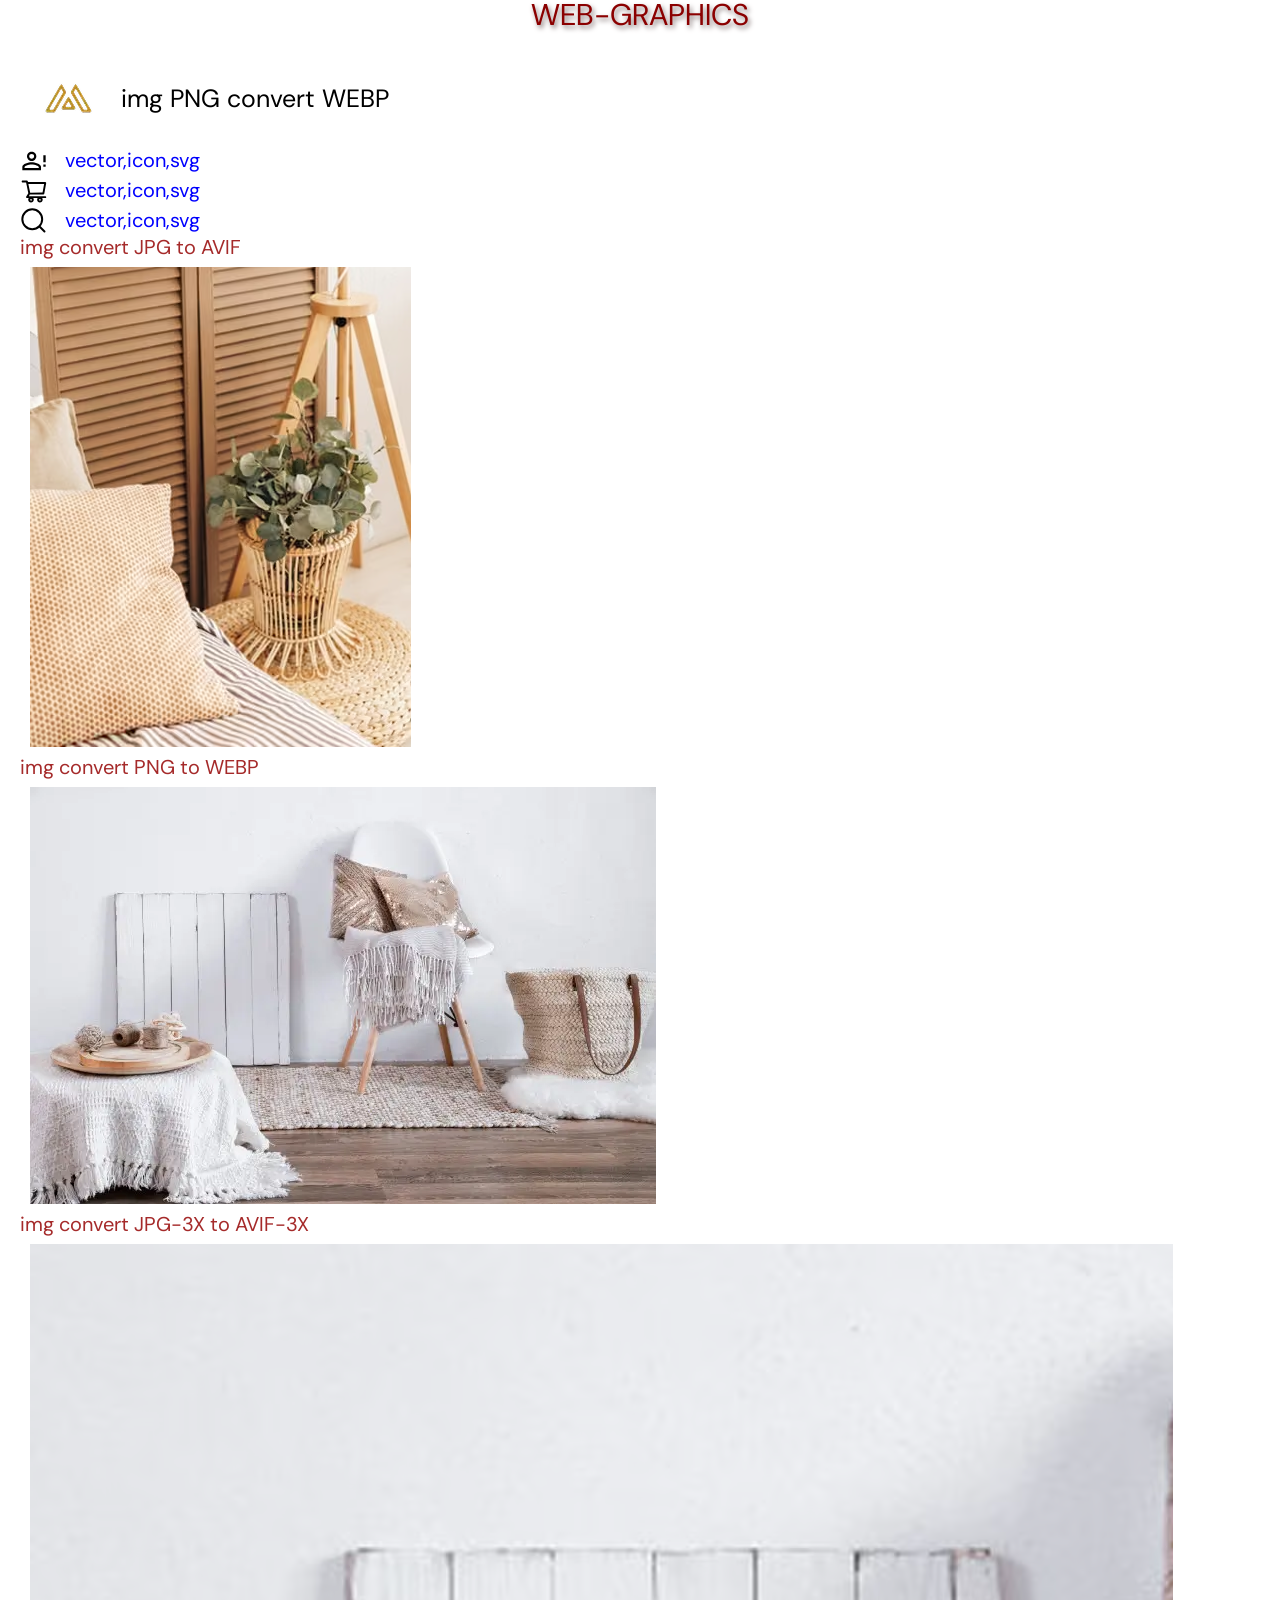
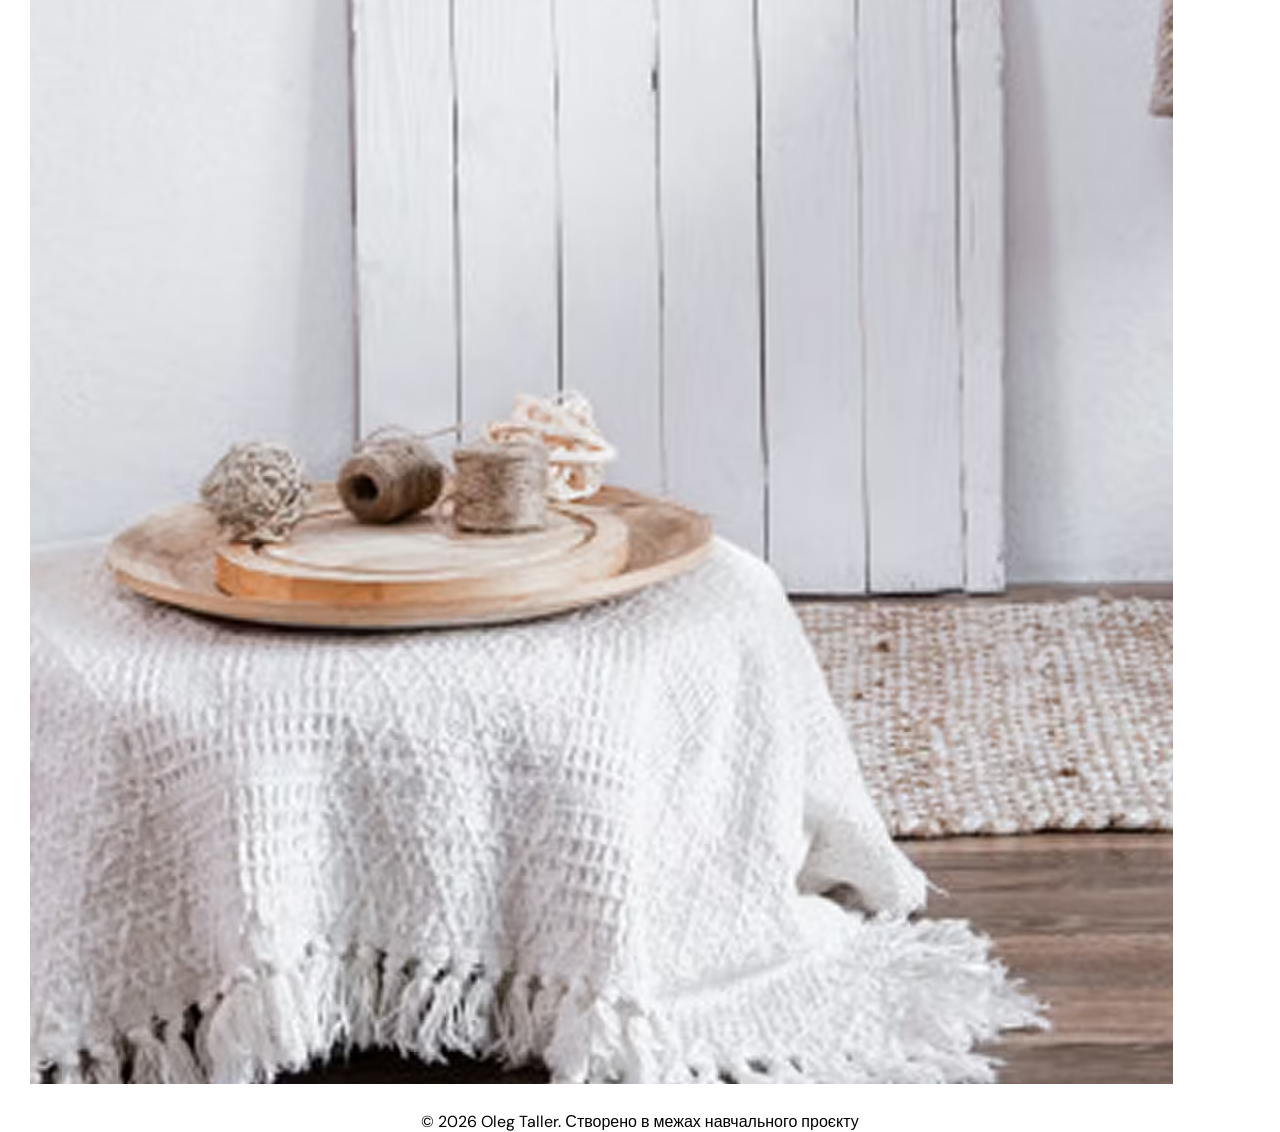
<file: lesson_8/index.html>
<!DOCTYPE html>
<html lang="en">

<head>
    <meta charset="UTF-8">
    <meta name="viewport" content="width=device-width, initial-scale=1.0">
    <link href="https://fonts.googleapis.com/css?family=Roboto+Flex:regular" rel="stylesheet">
    <link
        href="https://fonts.googleapis.com/css?family=Barlow:300,300italic,regular,italic,500,500italic,600,600italic,700,700italic,800,800italic,"
        rel="stylesheet">
    <link
        href="https://fonts.googleapis.com/css?family=Poppins:300,300italic,regular,italic,500,500italic,600,600italic,700,700italic,"
        rel="stylesheet">
    <link href="https://fonts.googleapis.com/css?family=DM+Sans:regular,700" rel="stylesheet">
    <link rel="stylesheet" href="css/fonts.css">
    <link rel="stylesheet" href="css/style.css">
    <link rel="stylesheet" href="css/reset.css">
    <title>lesson 8</title>
</head>

<body>
    <header>
        <p>web-graphics</p>
    </header>
    <main>
        <div class="container">
            <div class="content-img">
                <img src="img/logo.webp" alt="logo">
                <span>img PNG convert WEBP</span>

            </div>
            <div class="icon">
                <ul class="list">
                    <li class="item">vector,icon,svg</li>
                    <li class="item">vector,icon,svg</li>
                    <li class="item">vector,icon,svg</li>

                </ul>

            </div>
            <div class="content-block">
                <p>img convert JPG to AVIF</p>
                <img src="img/image101.avif" alt="picture">
                <p>img convert PNG to WEBP</p>
                <img src="img/37408e444bdba3a6bef9d68df2d9a06e32e96c61.webp" alt="picture">
                <p>img convert JPG-3X to  AVIF-3X</p>
                <img src="img/image-avif3.avif" alt="picture">

            </div>
        </div>


    </main>


    <footer>

        <p>
            © 2026 Oleg Taller. Створено в межах навчального проєкту
        </p>

    </footer>

</body>

</html>
</file>
<file: lesson_10/css/fonts.css>
@font-face {
    font-family: "IBMPlexSans";
    src: url(../fonts/IBMPlexSans-ExtraLight.woff2) format("woff2");
    font-weight: 200;
    font-style: normal;
    font-display: swap;

}

@font-face {
    font-family: "IBMPlexSans";
    src: url(../fonts/IBMPlexSans-Light.woff2) format("woff2");
    font-weight: 300;
    font-style: normal;
    font-display: swap;
}
@font-face {
    font-family: "NotoSans";
    src: url(../fonts/NotoSans-Bold.woff2) format("woff2");
    font-weight: 700;
    font-style: normal;
    font-display: swap;

}
@font-face {
    font-family: "NotoSans";
    src: url(../fonts/NotoSans-Medium.woff2) format("woff2");
    font-weight: 500;
    font-style: normal;
    font-display: swap;

}
@font-face {
    font-family: "NotoSans";
    src: url(../fonts/NotoSans-Regular.woff2) format("woff2");
    font-weight: 400;
    font-style: normal;
    font-display: swap;

}
</file>
<file: lesson_10/css/style.css>
body {
    font-family: "DM Sans", sans-serif;
    background-color: rgb(149, 112, 112);

}

.header {
    position: fixed;
    width: 100%;
    top: 0;
    left: 0;
    background-color: #f4c6c5;
    z-index: 50;
}

.menu__item {
    display: inline-block;
    position: relative;
}
.menu__item:not(:last-child) {
    margin-right: 80px;
    
}
.menu__item:hover .menu__link{
    text-decoration: underline;
    color: rgb(164, 52, 52);
}
.menu__item:hover .submenu{
    opacity: 1;
    visibility: visible;
}
.menu__link {
    font-size: 20px;
    padding: 30px 30px;
}
.menu__submenu{
    position: absolute;
    left: 15px;
    top: 100%;
    width: 120px;
    background-color: rgb(217, 233, 233);
    box-shadow: 5px 5px 10px rgba(0, 0, 0, 0.3);
}
.submenu {
    opacity: 0;
    visibility: hidden;
}
.submenu__item:not(:last-child) {
    margin-bottom:  10px;
} 
.submenu__link {
    font-size: 18px;
    padding: 15px;
}
.submenu__link:hover {
    text-decoration: underline;
    color: white;
}
.submenu__subitems{
    position: absolute;
    left:120px;
    top: 57px;
    width: 120px;
    background-color: rgb(239, 216, 186);
    box-shadow: 5px 5px 10px rgba(0, 0, 0, 0.3);
    opacity: 0;
    visibility: hidden;
}

.submenu__subitem:hover .submenu__subitems {
    opacity: 1;
    visibility: visible;
}

.submenu__subitem:not(:last-child) {
    margin-bottom:  10px;
}

.submenu__sublink{
    font-size: 18px;
    right: 50px;
    padding: 15px;
    
    
}
.submenu__sublink:hover {
    text-decoration: underline;
    color: white;
    
}
.submenu__item:hover .submenu__subitems{
    opacity: 1;
    visibility: visible;
}

/*----------------------------- */
.catalyst {
	padding-block-start: 100px;
    /* background-color: antiquewhite; */
}

.catalyst__item {
	max-width: 834px;
	margin-inline: auto;
	padding: 32px;
	background-color: rgba(26, 26, 26, 1);
	border-radius: 12px;
}
.catalyst__title {
	font-size: 24px;
	font-weight: 500;
	line-height: 1.5;
	text-transform: uppercase;
	margin-block-end: 12px;
    color:#F9EFEC;;
}
.catalyst__list {
	color: rgba(179, 179, 178, 1);
	line-height: 1.5;
}
.catalyst__list  :not(:last-child) {
	margin-block-end: 12px;
}

.catalyst__list li {
	position: relative;
	margin-inline-start: 26px;
	z-index: 1;
}

.catalyst__list:has(li) ::before {
	position: absolute;
	content: "";
	width: 16px;
	height: 16px;
	background-image: url("../img/diamond.svg");
	background-size: contain;
	background-repeat: no-repeat;
	top: 4px;
	left: -26px;
	z-index: 1;
}
</file>
<file: lesson_11/css/fonts.css>
@font-face {
    font-family: "IBMPlexSans";
    src: url(../fonts/IBMPlexSans-ExtraLight.woff2) format("woff2");
    font-weight: 200;
    font-style: normal;
    font-display: swap;

}

@font-face {
    font-family: "IBMPlexSans";
    src: url(../fonts/IBMPlexSans-Light.woff2) format("woff2");
    font-weight: 300;
    font-style: normal;
    font-display: swap;
}
@font-face {
    font-family: "NotoSans";
    src: url(../fonts/NotoSans-Bold.woff2) format("woff2");
    font-weight: 700;
    font-style: normal;
    font-display: swap;

}
@font-face {
    font-family: "NotoSans";
    src: url(../fonts/NotoSans-Medium.woff2) format("woff2");
    font-weight: 500;
    font-style: normal;
    font-display: swap;

}
@font-face {
    font-family: "NotoSans";
    src: url(../fonts/NotoSans-Regular.woff2) format("woff2");
    font-weight: 400;
    font-style: normal;
    font-display: swap;

}
</file>
<file: lesson_11/css/style.css>
body {
    font-family: "DM Sans", sans-serif;
    background-color: rgb(149, 132, 112);

}

.wrapper{
    min-height: 100%;
    overflow: clip;
    background-color: #682a5d;
    font-weight: 400;
    font-size: 16px;
}

[class*="__container"]{
    max-width: 1100px;
    margin: 0 auto;
    padding: 0 15px;
}

.header__title{
    margin-bottom: 10px;
    padding: 20px;
text-transform: uppercase;
    text-align: center;
    font-size: 25px;
    line-height: 1.5;
}


.page__container {
    padding: 10px 15px;

}



.page__content {
    text-align: center;
}

.page__item {
    display: inline-block;
    vertical-align: top;
    width: 180px;
    height: 180px;
    margin: 15px;
    background-color: #491616;;

    perspective: 500px; 
}

.page__box {
    width: 100%;
    height: 100%;
    background-color:#316983;;
    padding: 15px;
    transition: transform 0.3s ease;
}


.page__item--t1:hover .page__box { transform: translate(-20%, 2%); }
.page__item--t2:hover .page__box { transform: translate(30px, 50px); }
.page__item--t3:hover .page__box { transform: translate(0, -20px); }

.page__item--s1:hover .page__box { transform: scale(1.1); }
.page__item--s2:hover .page__box { transform: scale(0.5); }

.page__item--r1:hover .page__box { transform: rotate(20deg); }
.page__item--r2:hover .page__box { transform: rotate(110deg); }

.page__item--sk1:hover .page__box { transform: skew(5deg, 5deg); }

.page__item--origin:hover .page__box { 
    transform-origin: 0 0;
    transform: rotate(20deg); 
}




.auto {
    background-color: #535075;
    background-repeat: no-repeat;

    background-size: 100% auto; 
    
    background-position: center bottom;
    

    min-height: 450px; 
    width: 100%;
}

.auto__container {
    max-width: 1100px;
    margin: 0 auto;
    position: relative;
    height: 400px;
}


.car{
    position: absolute;

    bottom: 39%; 
    left: 50%;
    transform: translateX(-50%);
}


.car__body{
    width: 350px;
    height: 150px;
    transition: transform 1s ease-in;
}


.auto:hover .car {
    transform: translate(calc(-50% + 60vw), -5px);
    transition: transform 3s linear;
}

.car__body {
    position: absolute;
    bottom: 30px;
    width: 250px;
    height: 60px;
    background-color: #1b1514;
    border-radius: 10px;
    z-index: 2;
}

.car__cabin {
    position: absolute;
    top: -45px;
    left: 60px;
    width: 130px;
    height: 50px;
    background-color: #c0392b;
    border-radius: 5px 5px 0 0;
    text-align: center;
}


.car__window {
    display: inline-block;
    vertical-align: middle;
    width: 45px;
    height: 30px;
    background-color: #34495e;
    border-radius: 5px;
    margin: 10px 2px 0;
    transform: skewX(-20deg);
}

.car__wheel {
    position: absolute;
    bottom: -10px;
    width: 55px;
    height: 55px;
    background-color: #469b15;
    border-radius: 50%;
    border: 4px dashed #800589;
    z-index: 3;
    transition: transform 1s ease-in-out;
}

.car__wheel--left { left: 20px; }
.car__wheel--right { right: 10px; }


.auto:hover .car__wheel {
    transform: rotate(720deg);
    transition: transform 3s linear;
}
</file>
<file: Lesson_12/css/fonts.css>
@font-face {
    font-family: "IBMPlexSans";
    src: url(../fonts/IBMPlexSans-ExtraLight.woff2) format("woff2");
    font-weight: 200;
    font-style: normal;
    font-display: swap;

}

@font-face {
    font-family: "IBMPlexSans";
    src: url(../fonts/IBMPlexSans-Light.woff2) format("woff2");
    font-weight: 300;
    font-style: normal;
    font-display: swap;
}
@font-face {
    font-family: "NotoSans";
    src: url(../fonts/NotoSans-Bold.woff2) format("woff2");
    font-weight: 700;
    font-style: normal;
    font-display: swap;

}
@font-face {
    font-family: "NotoSans";
    src: url(../fonts/NotoSans-Medium.woff2) format("woff2");
    font-weight: 500;
    font-style: normal;
    font-display: swap;

}
@font-face {
    font-family: "NotoSans";
    src: url(../fonts/NotoSans-Regular.woff2) format("woff2");
    font-weight: 400;
    font-style: normal;
    font-display: swap;

}
</file>
<file: Lesson_12/css/style.css>
body {
    font-family: "DM Sans", sans-serif;
    background-color: rgb(149, 132, 112);

}

.wrapper{
    min-height: 100%;
    overflow: clip;
    background-color: #682a5d;
    font-weight: 400;
    font-size: 16px;
}

[class*="__container"]{
    max-width: 1100px;
    margin: 0 auto;
    padding: 0 15px;
}

.header__title{
    margin-bottom: 10px;
    padding: 20px;
text-transform: uppercase;
    text-align: center;
    font-size: 25px;
    line-height: 1.5;
}


.page__container {
    padding: 10px 15px;

}



.page__content {
    text-align: center;
}

.page__item {
    display: inline-block;
    vertical-align: top;
    width: 180px;
    height: 180px;
    margin: 15px;
    background-color: #491616;;

    perspective: 500px; 
}

.page__box {
    width: 100%;
    height: 100%;
    background-color:#316983;;
    padding: 15px;
    transition: transform 0.3s ease;
}


.page__item--t1:hover .page__box { transform: translate(-20%, 2%); }
.page__item--t2:hover .page__box { transform: translate(30px, 50px); }
.page__item--t3:hover .page__box { transform: translate(0, -20px); }

.page__item--s1:hover .page__box { transform: scale(1.1); }
.page__item--s2:hover .page__box { transform: scale(0.5); }

.page__item--r1:hover .page__box { transform: rotate(20deg); }
.page__item--r2:hover .page__box { transform: rotate(110deg); }

.page__item--sk1:hover .page__box { transform: skew(5deg, 5deg); }

.page__item--origin:hover .page__box { 
    transform-origin: 0 0;
    transform: rotate(20deg); 
}




.auto {
    background-color: #535075;
    background-repeat: no-repeat;

    background-size: 100% auto; 
    
    background-position: center bottom;
    

    min-height: 450px; 
    width: 100%;
}

.auto__container {
    max-width: 1100px;
    margin: 0 auto;
    position: relative;
    height: 400px;
}


.car{
    position: absolute;

    bottom: 39%; 
    left: 50%;
    transform: translateX(-50%);
}


.car__body{
    width: 350px;
    height: 150px;
    transition: transform 1s ease-in;

}


.auto:hover .car {
    transform: translate(calc(-50% + 60vw), -5px);
    transition: transform 3s linear;
}

.car__body {
    position: absolute;
    bottom: 30px;
    width: 250px;
    height: 60px;
    background-color: #1b1514;
    border-radius: 10px;
    z-index: 2;
}

.car__cabin {
    position: absolute;
    top: -45px;
    left: 60px;
    width: 130px;
    height: 50px;
    background-color: #c0392b;
    border-radius: 5px 5px 0 0;
    text-align: center;
}


.car__window {
    display: inline-block;
    vertical-align: middle;
    width: 45px;
    height: 30px;
    background-color: #34495e;
    border-radius: 5px;
    margin: 10px 2px 0;
    transform: skewX(-20deg);
}

.car__wheel {
    position: absolute;
    bottom: -10px;
    width: 55px;
    height: 55px;
    background-color: #469b15;
    border-radius: 50%;
    border: 4px dashed #800589;
    z-index: 3;
    transition: transform 1s ease-in-out;
}

.car__wheel--left { left: 20px; }
.car__wheel--right { right: 10px; }


.auto:hover .car__wheel {
    /* transform: rotate(720deg);
    transition: transform 2s linear; */
    animation: spinAndcolor 2s linear infinite;
}
@keyframes spinAndcolor{
    0%{
        transform: rotate(0deg);
        background-color: #469b15;
    }
    50%{
        background-color: #c0392b;
    }
    100%{
        transform: rotate(720deg);
        background-color: #469b15;
    }
}
</file>
<file: lesson_13/css/fonts.css>
@font-face {
    font-family: "IBMPlexSans";
    src: url(../fonts/IBMPlexSans-ExtraLight.woff2) format("woff2");
    font-weight: 200;
    font-style: normal;
    font-display: swap;

}

@font-face {
    font-family: "IBMPlexSans";
    src: url(../fonts/IBMPlexSans-Light.woff2) format("woff2");
    font-weight: 300;
    font-style: normal;
    font-display: swap;
}
@font-face {
    font-family: "NotoSans";
    src: url(../fonts/NotoSans-Bold.woff2) format("woff2");
    font-weight: 700;
    font-style: normal;
    font-display: swap;

}
@font-face {
    font-family: "NotoSans";
    src: url(../fonts/NotoSans-Medium.woff2) format("woff2");
    font-weight: 500;
    font-style: normal;
    font-display: swap;

}
@font-face {
    font-family: "NotoSans";
    src: url(../fonts/NotoSans-Regular.woff2) format("woff2");
    font-weight: 400;
    font-style: normal;
    font-display: swap;

}
</file>
<file: lesson_13/css/style.css>
body {
    font-family: "Poppins", sans-serif;
   

}

.wrapper{
    min-height: 100%;
    overflow: hidden;
    

}

[class*="__container"]{
    max-width: 1213px;
    margin: 0 auto;
    padding: 0 15px;
}
.wrapper > main{
    flex-grow: 1;
}

.header__title{
    margin-bottom: 10px;
    padding: 20px;
text-transform: uppercase;
    text-align: center;
    font-size: 25px;
    line-height: 1.5;
}



h1 {
	text-align: center;
	font-size: 50px;
	padding: 100px;
}



.browse-the-range__container {
	max-width: 1213px;
	padding-inline: 15px;
	margin-inline: auto;
}

.browse-the-range {
	padding-block-end: 60px;
}

.browse-the-range__header {
	text-align: center;
	margin-block-end: 50px;
}

.browse-the-range__header p {
	color: rgba(102, 102, 102, 1);
	font-size: 20px;
	line-height: 1.5;
}

.browse-the-range__title {
	font-size: 32px;
	font-weight: 700;
	text-transform: capitalize;
}

.browse-the-range__items {
	display: flex;
	gap: 20px;
}

.browse-the-range__img {
	overflow: hidden;
	margin-block-end: 32px;
}

.browse-the-range__link:hover .browse-the-range__label {
	text-decoration: underline;
}

.browse-the-range__img img {
	transition: transform 0.4s;
}

.browse-the-range__img img:hover {
	transform: scale(1.02);
}


.browse-the-range__label {
	font-size: 24px;
	font-weight: 600;
	text-align: center;

	line-height: 1.5;
}

.products__container {
	max-width: 1266px;
	padding-inline: 15px;
	margin-inline: auto;
}

.products__title {
	font-size: 40px;
	font-weight: 700;

	text-align: center;
	margin-block-end: 32px;
}

.products__items {
	display: flex;
	flex-wrap: wrap;
	gap: 32px;

	margin-block-end: 32px;
}

.card {
	max-width: 285px;
	width: 100%;
	position: relative;
	z-index: 50;
}

.card:hover .action {
	transition: opacity 0.4s ease 0s;
	opacity: 1;
}

.action {
	display: flex;
	flex-direction: column;
	justify-content: center;
	width: 100%;
	height: 100%;
	position: absolute;
	text-align: center;
	background-color: rgba(58, 58, 58, 0.72);
	opacity: 0;
	transition: opacity 0.4s ease 0s;
}

.action__buttons {
	color: white;
}

.action__buttons *::before {
	content: "";
	width: 16px;
	height: 16px;
	margin-right: 2px;
	vertical-align: middle;

	margin-top: -2px;
}

.action__buttons *:hover {
	text-decoration: underline;
}

.action__share::before {
	background: url("../img/share.svg") 0 0 / contain no-repeat;

}

.action__compare::before {
	background: url("../img/compare.svg") 0 0 / contain no-repeat;	
}

.action__like::before {
	background: url("../img/Heart.svg") 0 0 / contain no-repeat;	
}

.action__btn {
	margin-block-end: 25px;
}


.action__btn a {
	font-weight: 600;
	background-color: white;
	border: 1px solid rgba(184, 142, 47, 1);
	color: rgba(184, 142, 47, 1);
	padding: 12px 52px;

	transition: background-color 0.4s;
}

.action__btn a:hover {
	color: white;
	background-color: rgba(184, 142, 47, 1);
}

.action__buttons {
	display: flex;
	gap: 20px;
	justify-content: center;
	font-weight: 600;
}

.card__label {
	width: 48px;
	height: 48px;
	position: absolute;
	color: white;
	border-radius: 50%;
	font-weight: 500;
	line-height: 3;

	text-align: center;
	top: 24px;
	right: 24px;
}

.card__label--discount {
	background-color: rgba(233, 113, 113, 1);

}

.card__label--new {
	background-color: rgba(46, 193, 172, 1);
}

.card__img img{
	width: 100%;

}

.card__content {
	background-color: rgba(244, 245, 247, 1);
	padding: 16px 16px 30px 16px;
}

.card__title {
	font-size: 24px;
	font-weight: 600;
	line-height: 1.2;
	margin-block-end: 8px;
}

.card__descriprion {
	color: rgba(137, 137, 137, 1);
	font-weight: 500;
	margin-block-end: 8px;
}

.card__price {
	font-size: 20px;
	font-weight: 600;
	line-height: 1.5;
}

.products__button {
	text-align: center;
}

.products__button a {
	color: rgba(184, 142, 47, 1);
	padding: 12px 82px;
	font-weight: 600;
	line-height: 1.5;
	border: 1px solid rgba(184, 142, 47, 1);

	transition: background-color 0.4s;
}

.products__button a:hover {
	color: white;
	background-color: rgba(184, 142, 47, 1);
}
</file>
<file: lesson_3/css/style.css>
h1 {
    color: darkred;
}
h1+p{
    color: brown;
}

h2~ p {
    color: blue;
}

li {
    color: chocolate;
}


a {
    color: rgb(0, 0, 0);
}
.text,.item{
color: chartreuse;
}
ul>li{
    color: aqua;
}
#top{
    color: darkorange;
}
[class*="con"]{
    color: crimson;
}
</file>
<file: lesson_4/css/fonts.css>
@font-face {
    font-family: "IBMPlexSans";
    src: url(../fonts/IBMPlexSans-ExtraLight.woff2) format("woff2");
    font-weight: 200;
    font-style: normal;
    font-display: swap;

}

@font-face {
    font-family: "IBMPlexSans";
    src: url(../fonts/IBMPlexSans-Light.woff2) format("woff2");
    font-weight: 300;
    font-style: normal;
    font-display: swap;
}
@font-face {
    font-family: "NotoSans";
    src: url(../fonts/NotoSans-Bold.woff2) format("woff2");
    font-weight: 700;
    font-style: normal;
    font-display: swap;

}
@font-face {
    font-family: "NotoSans";
    src: url(../fonts/NotoSans-Medium.woff2) format("woff2");
    font-weight: 500;
    font-style: normal;
    font-display: swap;

}
@font-face {
    font-family: "NotoSans";
    src: url(../fonts/NotoSans-Regular.woff2) format("woff2");
    font-weight: 400;
    font-style: normal;
    font-display: swap;

}
</file>
<file: lesson_4/css/style.css>
body{
    font-family:"NotoSans", sans-serif  ;
    font-size: 18px;
}
h1 {

    text-align: center;
    font-size: 20px;
    color: darkred;
    font-weight: 700;
    text-shadow:2px 2px 5px #000, 5px -2px 10px red;

} 


.list{
    font-family:"IBMPlexSans" ;
    font-size: 14px;
}
p{
  font-size:18px ;
  text-decoration: underline;
  text-decoration-color:red ;
  line-height:1.30 ;
  letter-spacing: 1.2px;
}

h1+p{
    color: brown;
}

h2~ p {
    color: blue;
}

li {
    color: chocolate;
}


a {
    color: rgb(0, 0, 0);
}
.text,.item{
color: chartreuse;
}
ul>li{
    color: aqua;
}
#top{
    color: darkorange;
}
[class*="con"]{
    color: crimson;
}
span{
color: #1AAF5B;
font-family: "DM Sans";
font-size: 50px;
font-style: normal;
font-weight: 700;
line-height: normal;
letter-spacing: -1.3px;
}
.grown{
color: #131313;
font-family: "DM Sans";
font-size: 50px;
font-style: normal;
font-weight: 400;
line-height: normal;
letter-spacing: -1.3px; 
}
.nature{
color: #000;
font-family: "DM Sans";
font-size: 20px;
font-style: normal;
font-weight: 400;
line-height: 28px;
letter-spacing: -0.5px;
opacity:0.6 ;
text-decoration: none;
}
</file>
<file: lesson_5/css/fonts.css>
@font-face {
    font-family: "IBMPlexSans";
    src: url(../fonts/IBMPlexSans-ExtraLight.woff2) format("woff2");
    font-weight: 200;
    font-style: normal;
    font-display: swap;

}

@font-face {
    font-family: "IBMPlexSans";
    src: url(../fonts/IBMPlexSans-Light.woff2) format("woff2");
    font-weight: 300;
    font-style: normal;
    font-display: swap;
}
@font-face {
    font-family: "NotoSans";
    src: url(../fonts/NotoSans-Bold.woff2) format("woff2");
    font-weight: 700;
    font-style: normal;
    font-display: swap;

}
@font-face {
    font-family: "NotoSans";
    src: url(../fonts/NotoSans-Medium.woff2) format("woff2");
    font-weight: 500;
    font-style: normal;
    font-display: swap;

}
@font-face {
    font-family: "NotoSans";
    src: url(../fonts/NotoSans-Regular.woff2) format("woff2");
    font-weight: 400;
    font-style: normal;
    font-display: swap;

}
</file>
<file: lesson_5/css/style.css>
body{
    font-family:"Poppins", sans-serif  ;
   
}

span{
color: #1AAF5B;
font-family: "DM Sans";
font-size: 50px;
font-style: normal;
font-weight: 700;
line-height: normal;
letter-spacing: -1.3px;
}
.grown{
color: #131313;
font-family: "DM Sans";
font-size: 50px;
font-style: normal;
font-weight: 400;
line-height: normal;
letter-spacing: -1.3px; 
margin-bottom: 20px;
}
.nature{
width: 460px;
color: #000;
font-family: "DM Sans";
font-size: 20px;
font-style: normal;
font-weight: 400;
line-height: 28px;
letter-spacing: -0.5px;
opacity:0.6 ;
text-decoration: none;
}
.GrownbyNature{
    padding: 20px;
}

h2{
    font-size: 20px;
    color: #1AAF5B;
}
p{
    color: brown;
}

/* Discover Our New Collection */

.container{
    background:rgba(255, 243, 227, 1) ;
    width: 643px; 
    border-radius: 10px;
    padding: 62px 56px 37px 39px;
}

.newarrival {
    font-size: 16px;
    font-weight: 600;
    letter-spacing:  3px; 
    color:rgba(51, 51, 51, 1) ;
    margin-bottom: 4px;

}
.name{
    width:559px ;
    margin-bottom: 17px ;
}
.discover {
    display: block;
    color: rgba(184, 142, 47, 1) ;
    font-size:52px ;
    font-weight:700 ;
    line-height:65px ;
     margin-bottom: 14px;
}
.collection {
  display: block;  
  color: rgba(184, 142, 47, 1) ;
  font-size:52px ;
  font-weight:700 ;
  line-height:65px ;
}
.text {
    display: block;
    color:rgba(51, 51, 51, 1) ;
    font-size: 18px;
    font-weight: 500;
    line-height: 24px;
    margin-bottom:46px ;
}
.buynow {
    background-color:rgba(184, 142, 47, 1) ;
    width: 222px;
    height: 74px;
    margin-bottom: 20px;
}
.buy{
 display: block;    
 color: rgba(255, 255, 255, 1);
 font-size: 16px;
 font-weight: 700;
 text-transform: uppercase;
 padding: 25px 72px ;

}
</file>
<file: lesson_6/css/fonts.css>
@font-face {
    font-family: "IBMPlexSans";
    src: url(../fonts/IBMPlexSans-ExtraLight.woff2) format("woff2");
    font-weight: 200;
    font-style: normal;
    font-display: swap;

}

@font-face {
    font-family: "IBMPlexSans";
    src: url(../fonts/IBMPlexSans-Light.woff2) format("woff2");
    font-weight: 300;
    font-style: normal;
    font-display: swap;
}
@font-face {
    font-family: "NotoSans";
    src: url(../fonts/NotoSans-Bold.woff2) format("woff2");
    font-weight: 700;
    font-style: normal;
    font-display: swap;

}
@font-face {
    font-family: "NotoSans";
    src: url(../fonts/NotoSans-Medium.woff2) format("woff2");
    font-weight: 500;
    font-style: normal;
    font-display: swap;

}
@font-face {
    font-family: "NotoSans";
    src: url(../fonts/NotoSans-Regular.woff2) format("woff2");
    font-weight: 400;
    font-style: normal;
    font-display: swap;

}
</file>
<file: lesson_6/css/style.css>
body{
    font-family:"Poppins", sans-serif  ;
   
}

span{
color: #1AAF5B;
font-family: "DM Sans" , sans-serif ;
font-size: 50px;
font-style: normal;
font-weight: 700;
line-height: normal;
letter-spacing: -1.3px;
}
.grown{
color: #131313;
font-family: "DM Sans"  , sans-serif  ;
font-size: 50px;
font-style: normal;
font-weight: 400;
line-height: normal;
letter-spacing: -1.3px; 
margin-bottom: 20px;
}
.nature{
width: 460px;
color: #000;
font-family: "DM Sans" ,sans-serif  ;
font-size: 20px;
font-style: normal;
font-weight: 400;
line-height: 28px;
letter-spacing: -0.5px;
opacity:0.6 ;
text-decoration: none;
}
.GrownbyNature{
    padding: 20px;
}

h2{
    font-size: 20px;
    color: #1AAF5B;
}
p{
    color: brown;
}

/* Discover Our New Collection */

.container{
    background:rgba(255, 243, 227, 1) ;
    width: 643px; 
    border-radius: 10px;
    padding: 62px 56px 37px 39px;
}

.newarrival {
    font-size: 16px;
    font-weight: 600;
    letter-spacing:  3px; 
    color:rgba(51, 51, 51, 1) ;
    margin-bottom: 4px;

}
.name{
    width:559px ;
    margin-bottom: 17px ;
}
.discover {
    display: block;
    color: rgba(184, 142, 47, 1) ;
    font-size:52px ;
    font-weight:700 ;
    line-height:65px ;
     margin-bottom: 14px;
}
.collection {
  display: block;  
  color: rgba(184, 142, 47, 1) ;
  font-size:52px ;
  font-weight:700 ;
  line-height:65px ;
}
.text {
    display: block;
    color:rgba(51, 51, 51, 1) ;
    font-size: 18px;
    font-weight: 500;
    line-height: 24px;
    margin-bottom:46px ;
}
.buynow {
    background-color:rgba(184, 142, 47, 1) ;
    width: 222px;
    height: 74px;
    margin-bottom: 20px;
}
.buy{
 display: block;    
 color: rgba(255, 255, 255, 1);
 font-size: 16px;
 font-weight: 700;
 text-transform: uppercase;
 padding: 25px 72px ;

}
.furniro {
      max-width: 1440px;
      min-height: 316px;
      margin: 20px;
    
      
      
    
    
}
.furniro__info {
     background-position: center;
   background-size:cover;
   background-repeat: no-repeat;
    background:url(../img/office.png) ;
    text-align: center;
    padding: 61px;
}
.logo {
    display: block;
    width: 77px;
    height: 77px;
    margin:0 auto ;
    


}
.product {
color: #000;
text-align: center;
font-size: 48px;
font-weight: 500;
margin-bottom:2px ;
}
.home__comparison{
color: #000;
font-size: 16px;
font-weight: 500;

}

.home__comparison-arrow{
    
   
    width: 20px;
    height: 20px;
}
.home__comparison-small{
color:rgba(0, 0, 0, 1) ;
font-size: 16px;
font-weight: 300;
text-align: center;

}
.webdesigner__container {
    max-width:1440px ;
    min-height:342px ;
    background-image: url(../img/web.png);
    margin:20px ;
   background-position: center;
   background-size:cover;
   background-repeat: no-repeat;
   
}

.webdesigner__name{
color:rgba(249, 239, 236, 1);
font-family: "Barlow", sans-serif ; 
font-size: 64px;
font-weight: 800;
line-height: 96px;
text-transform: uppercase; 
text-align: center;
display: block;
padding-top:94px ;
margin-bottom: 17px;


}
.webdesigner__button{
display: block;
width: 235px;
height: 50px;
border-radius: 12px;
background-color:rgba(10, 132, 255, 1) ;
margin:0 auto ;
color: #FFF;
text-align: center;
font-family: "Roboto Flex",sans-serif  ;
font-size: 16px;
font-weight: 400;
line-height: 24px;
text-transform: capitalize;
padding-top: 14px;
}
.catalyst{
    background-color:rgba(26, 26, 26, 1) ;
    max-width: 834px;
    padding:32px ;
    border-radius: 12px;
}
.catalyst__title{
color:rgba(249, 239, 236, 1);
font-family: "Barlow", sans-serif;
font-size: 24px;
font-weight: 500;
line-height: 36px;
text-transform: uppercase; 
margin-bottom: 12px;
}
.catalyst__text p {
color:rgba(179, 179, 178, 1) ;
font-family: "Barlow",sans-serif;
font-size: 16px;
font-weight: 400;
line-height: 24px; 
margin-bottom: 24px;
}
.catalyst__list li{
background:url("../img/stern.svg") 0 4px no-repeat ;
color:rgba(179, 179, 178, 1) ;
font-family: "Barlow",sans-serif;
font-size: 16px;
font-weight: 400;
line-height: 24px;   
margin-bottom: 12px;
padding-left: 26px;
min-height:30px ;
}
</file>
<file: lesson_7/css/fonts.css>
@font-face {
    font-family: "IBMPlexSans";
    src: url(../fonts/IBMPlexSans-ExtraLight.woff2) format("woff2");
    font-weight: 200;
    font-style: normal;
    font-display: swap;

}

@font-face {
    font-family: "IBMPlexSans";
    src: url(../fonts/IBMPlexSans-Light.woff2) format("woff2");
    font-weight: 300;
    font-style: normal;
    font-display: swap;
}
@font-face {
    font-family: "NotoSans";
    src: url(../fonts/NotoSans-Bold.woff2) format("woff2");
    font-weight: 700;
    font-style: normal;
    font-display: swap;

}
@font-face {
    font-family: "NotoSans";
    src: url(../fonts/NotoSans-Medium.woff2) format("woff2");
    font-weight: 500;
    font-style: normal;
    font-display: swap;

}
@font-face {
    font-family: "NotoSans";
    src: url(../fonts/NotoSans-Regular.woff2) format("woff2");
    font-weight: 400;
    font-style: normal;
    font-display: swap;

}
</file>
<file: lesson_7/css/style.css>
body {
    font-family: "DM Sans", sans-serif;

}

.container {
    padding-block: 20px;
}

.agrolink {
    max-width: 504px;
    padding-inline: 15px;
    margin: 0 auto;
}

.agrolink__title {
    color: #131313;
    font-size: 50px;
    font-weight: 400;
    letter-spacing: -1.256px;
    margin-bottom: 20px;
}

.agrolink__title::before {
    display: block;
    content: "";
    width: 36%;
    height: 4px;
    background: linear-gradient(90.00deg, rgba(18.3, 255, 70.38, 1), rgba(0, 0, 0, 1) 94.964%);
    margin-bottom: 17px;
}
span{
color: #1AAF5B;
font-size: 50px;
font-weight: 700;
letter-spacing: -1.256px;
}
.agrolink__text{
color: #000;
font-size: 20px;
font-weight: 400;
line-height: 28px;
letter-spacing: -0.503px;
margin-bottom:58px ;
}


.agrolink__btn {
  padding: 25px 40px 23px;
  font-size: 17px;
  font-weight: 700;
  color: white;
  background-color: rgba(26, 175, 91, 1);
  border-radius: 0px 18px 0px 0px;

}
.agrolink__btn:hover{
    box-shadow: 0px 0px 10px 0px black;
}
.agrolink__btn:active{
background-color: cornflowerblue;

}
.agrolink__btn::after {
  content: "";
  width: 20px;
  height: 10px;
  background: url("../img/keyboard-arrow-right.svg") 0 0 / contain no-repeat;
  margin-inline-start: 15px;
  display:inline-block ;
}
                       /*    game       */


.game__container {
	background-color: rgb(208, 196, 255);
	max-width: 700px;
	height: 500px;
	margin-inline: auto;
}
.game__start {
	width: 50px;
	height: 50px;
	background-color: rgb(128, 17, 0);
}
.game__step1 {
	width: 150px;
	height: 30px;
	background-color: rgb(2, 165, 2);
	margin-top: -40px;
	margin-left: 50px;
}
.game__step2 {
	width: 30px;
	height: 80px;
	background-color: rgb(2, 165, 2);
	margin-top: 0px;
	margin-left: 170px;
}
.game__step3 {
	width: 130px;
	height: 30px;
	background-color: rgb(2, 165, 2);
	margin-top: -30px;
	margin-left: 40px;
}
.game__step4 {
	width: 30px;
	height: 120px;
	background-color: rgb(2, 165, 2);
	margin-top: 0px;
	margin-left: 40px;
}
.game__step5 {
	width: 250px;
	height: 30px;
	background-color: rgb(2, 165, 2);
	margin-top: -30px;
	margin-left: 70px;
}
.game__step6 {
	width: 30px;
	height: 200px;
	background-color: rgb(2, 165, 2);
	margin-top: -230px;
	margin-left: 290px;
}
.game__step7 {
	width: 300px;
	height: 30px;
	background-color: rgb(2, 165, 2);
	margin-top: -200px;
	margin-left: 320px;
}
.game__step8 {
	width: 30px;
	height: 400px;
	background-color: rgb(2, 165, 2);
	margin-top: 0px;
	margin-left: 590px;
}
.game__step9 {
	width: 80px;
	height: 30px;
	background-color: rgb(2, 165, 2);
	margin-top: -30px;
	margin-left: 510px;
}
.game__step10 {
	width: 30px;
	height: 350px;
	background-color: rgb(2, 165, 2);
	margin-top: -380px;
	margin-left: 510px;
}
.game__step11 {
	width: 170px;
	height: 30px;
	background-color: rgb(2, 165, 2);
	margin-top: -350px;
	margin-left: 340px;
}
.game__step12 {
	width: 30px;
	height: 360px;
	background-color: rgb(2, 165, 2);
	margin-top: 0px;
	margin-left: 340px;
}
.game__finish {
	width: 50px;
	height: 50px;
	background-color: rgb(0, 30, 255);
	margin-left: 330px;
	margin-top: 0px;
}
.hidden, .game__finish {
	visibility: hidden;
}

.visible:hover + .visible, .visible:hover {
	visibility: visible;
}
</file>
<file: lesson_8/css/fonts.css>
@font-face {
    font-family: "IBMPlexSans";
    src: url(../fonts/IBMPlexSans-ExtraLight.woff2) format("woff2");
    font-weight: 200;
    font-style: normal;
    font-display: swap;

}

@font-face {
    font-family: "IBMPlexSans";
    src: url(../fonts/IBMPlexSans-Light.woff2) format("woff2");
    font-weight: 300;
    font-style: normal;
    font-display: swap;
}
@font-face {
    font-family: "NotoSans";
    src: url(../fonts/NotoSans-Bold.woff2) format("woff2");
    font-weight: 700;
    font-style: normal;
    font-display: swap;

}
@font-face {
    font-family: "NotoSans";
    src: url(../fonts/NotoSans-Medium.woff2) format("woff2");
    font-weight: 500;
    font-style: normal;
    font-display: swap;

}
@font-face {
    font-family: "NotoSans";
    src: url(../fonts/NotoSans-Regular.woff2) format("woff2");
    font-weight: 400;
    font-style: normal;
    font-display: swap;

}
</file>
<file: lesson_8/css/style.css>
body {
    font-family: "DM Sans", sans-serif;

}
.container{
	padding: 20px;
}
footer p{
	text-align: center;
}
header p { display: block;
	text-transform: uppercase;
	color: darkred;
	text-align: center;
	font-size:30px ;
	text-shadow: 2px 3px 5px #877979;
}
img{
	vertical-align: middle;
	border-radius: 10px;
	padding:10px ;
}
.content-img span {
	vertical-align:middle;
    font-size: 25px;

	
}

.item{
	font-size: 20px;
	color: blue;
}
.item:first-child::before {
    content:'' ;
    display: inline-block;
    background-image: url(../img/mdi_account-alert-outline.svg);
    background-repeat: no-repeat;
    width: 30px;
    height: 30px;
    vertical-align: middle;
    margin-right: 15px;
}


.item:nth-child(2)::before {
    content: '';
    display: inline-block;
    background-image: url(../img/ant-design_shopping-cart-outlined.svg);
    background-repeat: no-repeat;
    width: 30px;
    height: 30px;
    vertical-align: middle;
    margin-right: 15px;
}

.item:nth-child(3)::before {
    content: '';
    display: inline-block;
    background-image: url(../img/akar-icons_search.svg);
    background-repeat: no-repeat;
    width: 30px;
    height: 30px;
    vertical-align: middle;
    margin-right: 15px;
}
.content-block p{
	color: brown;
	font-size:20px ;
}
</file>
